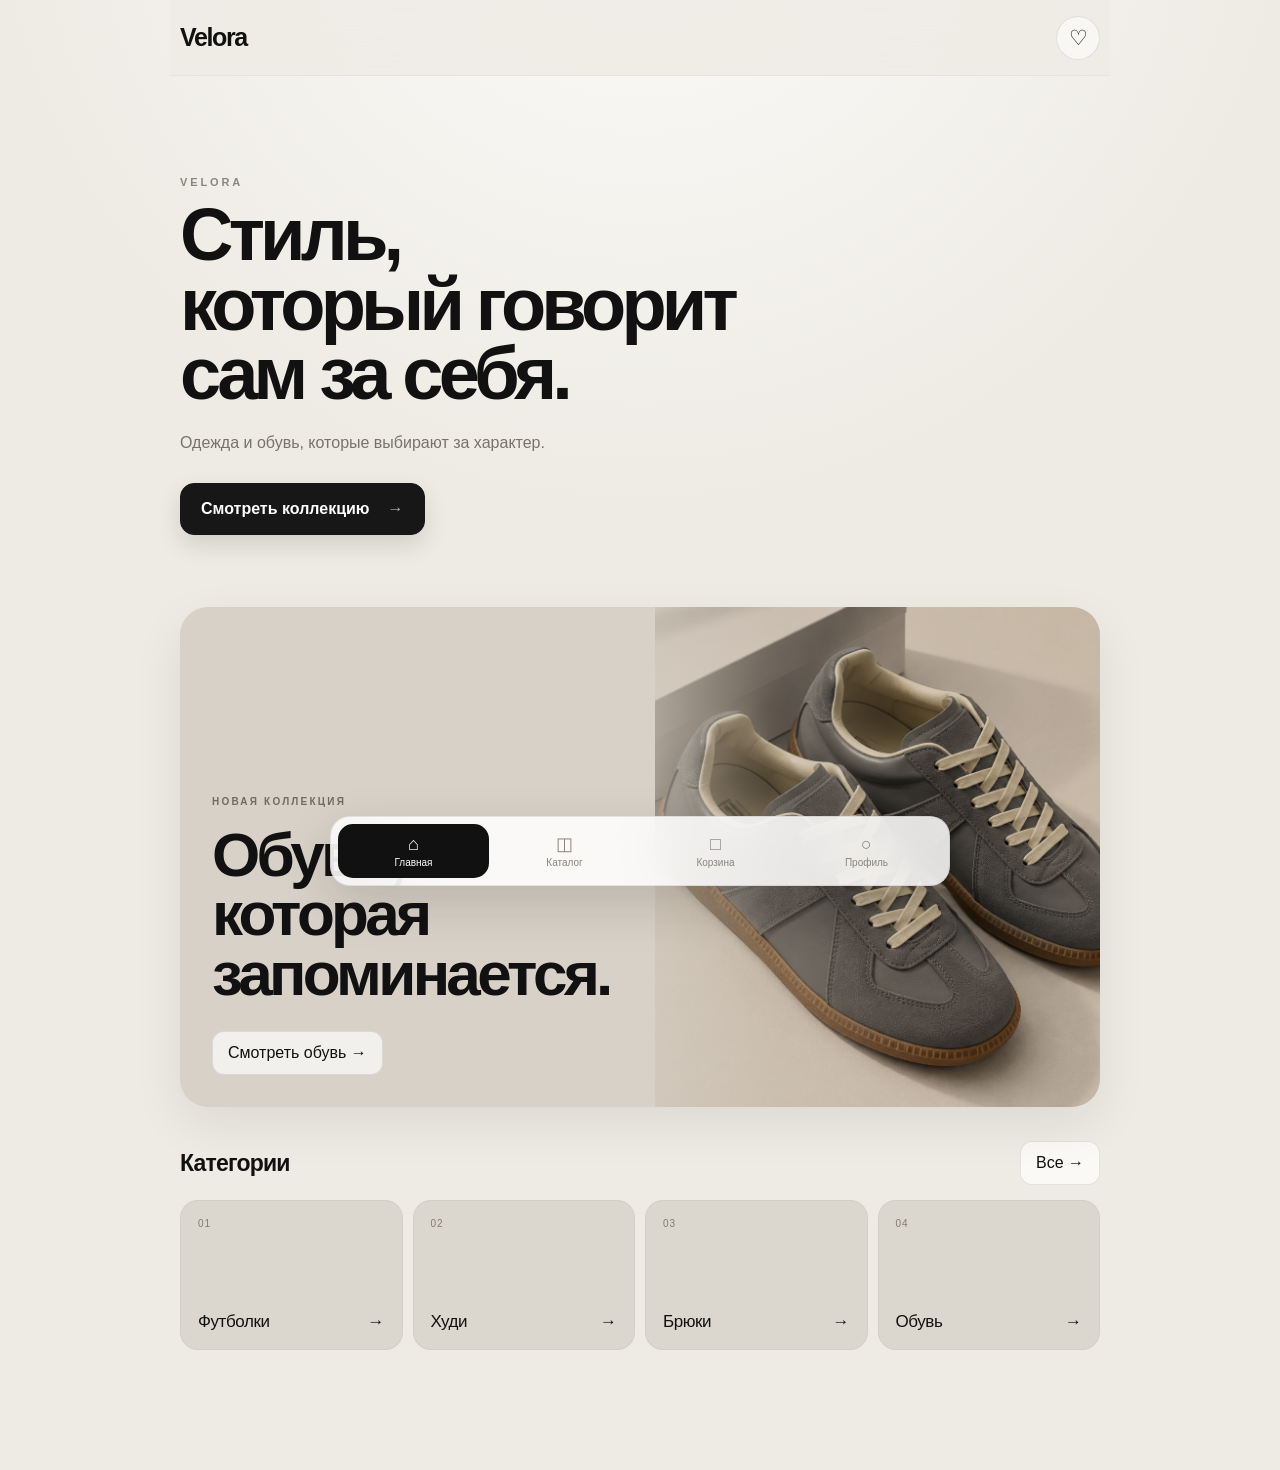
<file: index.html>
<!DOCTYPE html>
<html lang="ru">

<head>
    <meta charset="UTF-8">
    <meta name="viewport" content="width=device-width, initial-scale=1.0">

    <title>Velora</title>

    <link rel="stylesheet" href="style.css">
    <script src="https://telegram.org/js/telegram-web-app.js"></script>

<style>
.product-favorite { position:absolute; top:12px; right:12px; width:38px; height:38px; border-radius:50%; border:1px solid rgba(0,0,0,.12); background:rgba(255,255,255,.9); font-size:20px; cursor:pointer; z-index:2; }
.product-detail { display:flex; flex-direction:column; gap:24px; }
.product-detail-image img { width:100%; display:block; border-radius:18px; }
.product-detail-info h1 { margin:8px 0 10px; }
.product-detail-price { display:block; font-size:24px; margin-bottom:16px; }
.product-detail-actions { display:flex; flex-direction:column; gap:10px; }
.order-card { margin-bottom:14px; }
    .checkout-stock { margin:7px 0 0; font-size:13px; opacity:.7; }
</style>

<style id="velora-next-features">
.catalog-tools { display:flex; flex-direction:column; gap:12px; margin:0 0 24px; }
.catalog-search { width:100%; box-sizing:border-box; padding:14px 16px; border:1px solid rgba(0,0,0,.12); border-radius:14px; background:#fff; font:inherit; outline:none; }
.catalog-controls { display:flex; gap:10px; flex-wrap:wrap; }
.catalog-filter, .catalog-sort { padding:11px 14px; border:1px solid rgba(0,0,0,.12); border-radius:12px; background:#fff; font:inherit; }
.cart-badge { display:inline-flex; min-width:18px; height:18px; padding:0 5px; align-items:center; justify-content:center; border-radius:999px; background:#111; color:#fff; font-size:11px; line-height:1; margin-left:4px; }
.stock-line { margin:8px 0 0; font-size:12px; opacity:.65; }
.promo-banner { margin:0 0 18px; padding:12px 16px; border:1px solid rgba(0,0,0,.08); border-radius:14px; background:#222; color:#fff; text-align:center; font-size:13px; }

.stock-out { opacity:.45; }
.add-button:disabled { opacity:.45; cursor:not-allowed; }
.velora-toast { position:fixed; left:50%; bottom:88px; transform:translate(-50%,20px); opacity:0; pointer-events:none; z-index:1000; background:#111; color:#fff; padding:12px 16px; border-radius:12px; transition:.22s ease; font-size:14px; }
.velora-toast.show { opacity:1; transform:translate(-50%,0); }
.recent-section { margin-top:32px; }
.recent-title { margin-bottom:14px; }
.size-picker { margin:18px 0; }
.size-picker label { display:block; margin-bottom:10px; font-weight:600; }
.detail-size-buttons { display:flex; gap:8px; flex-wrap:wrap; }
.detail-size-button { padding:10px 14px; border:1px solid rgba(0,0,0,.14); background:#fff; border-radius:10px; cursor:pointer; }
.detail-size-button.selected { background:#111; color:#fff; border-color:#111; }
.recommendations { margin-top:32px; }
@media (max-width:600px){ .catalog-controls > * { flex:1 1 140px; } }


.checkout-extra { display:flex; flex-direction:column; gap:14px; margin-top:18px; }
.delivery-options { display:grid; gap:8px; }
.delivery-option { display:flex; align-items:center; gap:10px; padding:12px 14px; border:1px solid rgba(0,0,0,.12); border-radius:12px; background:#fff; cursor:pointer; }
.delivery-option input { accent-color:#111; }
.promo-row { display:flex; gap:8px; }
.promo-row input { flex:1; }
.promo-row button { white-space:nowrap; }
.discount-line { display:flex; justify-content:space-between; margin-top:8px; font-size:14px; }
.discount-line strong { color:#276749; }
.order-status { display:inline-flex; padding:6px 10px; border-radius:999px; background:#eee; font-size:12px; margin-top:10px; }
.order-actions { display:flex; gap:8px; flex-wrap:wrap; margin-top:12px; }
.order-actions button { padding:10px 12px; border-radius:10px; border:1px solid rgba(0,0,0,.12); background:#fff; cursor:pointer; font:inherit; }
.order-actions .danger { border-color:#d7bcbc; }
.product-detail-stock { margin:10px 0; font-size:13px; opacity:.7; }
.product-detail-recent { margin-top:34px; }
@media(max-width:600px){ .promo-row { flex-direction:column; } }

.order-progress { margin-top:14px; }
.order-progress-list { display:flex; gap:6px; flex-wrap:wrap; }
.order-step { display:flex; align-items:center; gap:6px; padding:7px 9px; border-radius:10px; background:#f3f3f3; font-size:12px; opacity:.55; }
.order-step .order-dot { display:inline-flex; align-items:center; justify-content:center; width:18px; height:18px; border-radius:50%; background:#ddd; font-size:10px; }
.order-step.done, .order-step.current { opacity:1; }
.order-step.current { background:#111; color:#fff; }
.order-step.current .order-dot { background:#fff; color:#111; }
.order-step.done .order-dot { background:#111; color:#fff; }
.order-status.cancelled { background:#f1e5e5; color:#7b2d2d; }
@media(max-width:600px){ .order-progress-list { display:grid; grid-template-columns:1fr 1fr; } }
</style>

</head>

<body>

<main class="container">

    <!-- ==================== HEADER ==================== -->

    <header class="header">

        <button class="logo" onclick="showHome()">
            Velora
        </button>

        <button class="header-icon" onclick="toggleFavorite()">
            ♡
        </button>

    </header>


    <!-- ==================== ГЛАВНАЯ ==================== -->

    <section id="homePage">

        <div id="promoBanner" class="promo-banner hidden"></div>

        <section class="hero">

            <p class="hero-label">
                VELORA
            </p>

            <h1>
                Стиль,<br>
                который говорит<br>
                сам за себя.
            </h1>

            <p class="hero-text">
                Одежда и обувь, которые выбирают за характер.
            </p>

            <button
                class="hero-button"
                onclick="showCatalog()">

                Смотреть коллекцию
                <span>→</span>

            </button>

        </section>


        <section class="featured">

            <div class="featured-content">

                <p class="featured-label">
                    НОВАЯ КОЛЛЕКЦИЯ
                </p>

                <h2>
                    Обувь,<br>
                    которая<br>
                    запоминается.
                </h2>

                <button
                    class="featured-link"
                    onclick="showCatalog()">

                    Смотреть обувь →

                </button>

            </div>


            <div class="featured-image">

                <img
                    src="velora_shoes.png"
                    alt="Maison Margiela Replica">

            </div>

        </section>


        <section class="section">

            <div class="section-header">

                <h2>
                    Категории
                </h2>

                <button
                    class="all-button"
                    onclick="showCatalog()">

                    Все →

                </button>

            </div>


            <div class="categories">

                <button
                    class="category-card"
                    onclick="filterCatalog('clothes')">

                    <span>01</span>

                    <strong>
                        Футболки
                    </strong>

                    <small>→</small>

                </button>


                <button
                    class="category-card"
                    onclick="filterCatalog('hoodies')">

                    <span>02</span>

                    <strong>
                        Худи
                    </strong>

                    <small>→</small>

                </button>


                <button
                    class="category-card"
                    onclick="filterCatalog('pants')">

                    <span>03</span>

                    <strong>
                        Брюки
                    </strong>

                    <small>→</small>

                </button>


                <button
                    class="category-card"
                    onclick="filterCatalog('shoes')">

                    <span>04</span>

                    <strong>
                        Обувь
                    </strong>

                    <small>→</small>

                </button>

            </div>

        </section>

    </section>


    <!-- ==================== КАТАЛОГ ==================== -->

    <section
        id="catalogPage"
        class="page hidden">

        <div class="page-heading">

            <p class="hero-label">
                VELORA
            </p>

            <h1>
                Каталог
            </h1>

            <p class="hero-text">
                Выбирай то, что подходит именно тебе.
            </p>

        </div>


        <div class="catalog-tools">

            <input
                id="catalogSearch"
                class="catalog-search"
                type="search"
                placeholder="Поиск по товарам..."
                autocomplete="off">

            <div class="catalog-controls">

                <select id="catalogFilter" class="catalog-filter">
                    <option value="all">Все категории</option>
                    <option value="clothes">Футболки</option>
                    <option value="hoodies">Худи</option>
                    <option value="pants">Брюки</option>
                    <option value="shoes">Обувь</option>
                </select>

                <select id="catalogSort" class="catalog-sort">
                    <option value="default">Сначала рекомендуемые</option>
                    <option value="priceAsc">Сначала дешевле</option>
                    <option value="priceDesc">Сначала дороже</option>
                    <option value="name">По названию</option>
                </select>

            </div>

        </div>


        <div
            class="product-grid"
            id="productGrid">

        </div>

    </section>


    <!-- ==================== КОРЗИНА ==================== -->

    <section
        id="cartPage"
        class="page hidden">

        <div class="page-heading">

            <p class="hero-label">
                VELORA
            </p>

            <h1>
                Корзина
            </h1>

        </div>


        <div id="cartContent">

        </div>

    </section>


    <!-- ==================== ОФОРМЛЕНИЕ ==================== -->

    <section
        id="checkoutPage"
        class="page hidden">

        <div class="page-heading">

            <p class="hero-label">
                VELORA
            </p>

            <h1>
                Оформление
            </h1>

            <p class="hero-text">
                Осталось указать данные для связи.
            </p>

        </div>


        <div id="checkoutContent">

        </div>

    </section>


    <!-- ==================== ПРОФИЛЬ ==================== -->

    <section
        id="profilePage"
        class="page hidden">

        <div class="page-heading">

            <p class="hero-label">
                VELORA
            </p>

            <h1>
                Профиль
            </h1>

            <p class="hero-text">
                Твой личный кабинет Velora.
            </p>

        </div>

        <div class="profile-card">

            <div class="profile-avatar">
                V
            </div>

            <div class="profile-main">

                <h2 id="profileName">
                    Гость
                </h2>

                <p id="profileUsername">
                    Войди через Telegram
                </p>

            </div>

        </div>


        <div class="profile-stats">

            <div class="profile-stat">

                <strong id="profileOrders">0</strong>

                <span>
                    Заказов
                </span>

            </div>

            <div class="profile-stat">

                <strong id="profileFavorites">0</strong>

                <span>
                    Избранное
                </span>

            </div>

            <div class="profile-stat">

                <strong id="profileCart">0</strong>

                <span>
                    В корзине
                </span>

            </div>

        </div>


        <div class="profile-menu">

            <button class="profile-menu-item" onclick="showCart()">
                <span>🛍 Моя корзина</span>
                <span>→</span>
            </button>

            <button class="profile-menu-item" onclick="showFavorites()">
                <span>♡ Избранное</span>
                <span>→</span>
            </button>

            <button class="profile-menu-item" onclick="showOrders()">
                <span>▣ Мои заказы</span>
                <span>→</span>
            </button>

            <button class="profile-menu-item" onclick="showCatalog()">
                <span>◫ Каталог</span>
                <span>→</span>
            </button>

        </div>


        <div class="profile-note">

            <p class="product-category">
                VELORA
            </p>

            <p>
                Заказы и избранное сохраняются на этом устройстве.
                Telegram подключим позже, когда свяжем магазин
                с настоящим Mini App.
            </p>

        </div>

    </section>


    <!-- ==================== КАРТОЧКА ТОВАРА ==================== -->

    <section id="productPage" class="page hidden">
        <div id="productDetailContent"></div>
    </section>


    <!-- ==================== ИЗБРАННОЕ ==================== -->

    <section id="favoritesPage" class="page hidden">
        <div class="page-heading">
            <p class="hero-label">VELORA</p>
            <h1>Избранное</h1>
            <p class="hero-text">Товары, которые ты отметил.</p>
        </div>
        <div id="favoritesContent"></div>
    </section>


    <!-- ==================== ЗАКАЗЫ ==================== -->

    <section id="ordersPage" class="page hidden">
        <div class="page-heading">
            <p class="hero-label">VELORA</p>
            <h1>Мои заказы</h1>
            <p class="hero-text">История твоих заказов.</p>
        </div>
        <div id="ordersContent"></div>
    </section>


    <!-- ==================== ЗАКАЗ ПРИНЯТ ==================== -->

    <section
        id="successPage"
        class="page hidden">

        <div class="success">

            <div class="success-icon">
                ✓
            </div>

            <p class="hero-label">
                VELORA
            </p>

            <h1>
                Заказ принят
            </h1>

            <p>
                Спасибо за заказ.
                Мы свяжемся с тобой в Telegram
                для подтверждения деталей.
            </p>

            <button
                class="hero-button"
                onclick="showHome()">

                Вернуться на главную →

            </button>

        </div>

    </section>

</main>

<div id="veloraToast" class="velora-toast"></div>


<!-- ==================== НИЖНЕЕ МЕНЮ ==================== -->

<nav class="bottom-nav">

    <button
        class="nav-item active"
        onclick="showHome()">

        <span class="nav-icon">
            ⌂
        </span>

        <span>
            Главная
        </span>

    </button>


    <button
        class="nav-item"
        onclick="showCatalog()">

        <span class="nav-icon">
            ◫
        </span>

        <span>
            Каталог
        </span>

    </button>


    <button
        class="nav-item"
        onclick="showCart()">

        <span class="nav-icon">
            □
        </span>

        <span>
            Корзина <span id="cartBadge" class="cart-badge">0</span>
        </span>

    </button>


    <button
        class="nav-item"
        onclick="showProfile()">

        <span class="nav-icon">
            ○
        </span>

        <span>
            Профиль
        </span>

    </button>

</nav>


<script>

/* =========================================================
   ТОВАРЫ
========================================================= */

const defaultProducts = [

    {
        id: "shoes",
        name: "Maison Margiela Replica",
        category: "ОБУВЬ",
        type: "shoes",
        price: 5999,
        image: "velora_shoes.png",
        stock: null,
        description:
            "Серые кроссовки с замшевыми вставками и карамельной подошвой."
    },


    {
        id: "louboutin",
        name: "Louboutin",
        category: "ОБУВЬ",
        type: "shoes",
        price: 5999,
        image: "velora_Louboutin.png",
        stock: null,
        description:
            "Эффектная модель с характерной красной подошвой."
    },


    {
        id: "amiri",
        name: "Amiri",
        category: "ФУТБОЛКИ",
        type: "clothes",
        price: 2590,
        image: "velora_amiri.png",
        stock: null,
        description:
            "Минималистичная футболка Amiri для повседневного образа."
    },


    {
        id: "polo",
        name: "Polo Ralph Lauren",
        category: "ФУТБОЛКИ",
        type: "clothes",
        price: 1790,
        image: "velora_polo.png",
        stock: null,
        description:
            "Классическая футболка Polo Ralph Lauren."
    },


    {
        id: "pants",
        name: "Льняные брюки",
        category: "БРЮКИ",
        type: "pants",
        price: 2999,
        image: "velora_pants.png",
        stock: null,
        description:
            "Лёгкие брюки свободного кроя на каждый день."
    },


    {
        id: "hoodie",
        name: "Polo Bear Hoodie",
        category: "ХУДИ",
        type: "hoodies",
        price: 4299,
        image: "velora_hudi.png",
        stock: null,
        description:
            "Серое худи с фирменным медведем Polo Bear."
    }

];


function getProducts() {
    try {
        const saved = JSON.parse(localStorage.getItem("veloraProducts") || "null");
        return Array.isArray(saved) && saved.length ? saved : defaultProducts;
    } catch (error) {
        return defaultProducts;
    }
}

let products = getProducts();

function saveProducts(list) {
    products = list;
    localStorage.setItem("veloraProducts", JSON.stringify(list));
}

function getPromoConfig() {
    try {
        return JSON.parse(localStorage.getItem("veloraPromo") || "null") || {
            code: "VELORA10",
            type: "percent",
            value: 10,
            maxUses: 5,
            used: 0,
            enabled: true
        };
    } catch (error) {
        return { code: "VELORA10", type: "percent", value: 10, maxUses: 5, used: 0, enabled: true };
    }
}

function savePromoConfig(config) {
    localStorage.setItem("veloraPromo", JSON.stringify(config));
}

function renderPromoBanner() {
    const banner = document.getElementById("promoBanner");
    if (!banner) return;
    try {
        const config = JSON.parse(localStorage.getItem("veloraBanner") || "null");
        if (!config || !config.enabled || !config.text) {
            banner.classList.add("hidden");
            return;
        }
        banner.textContent = config.text;
        banner.classList.remove("hidden");
    } catch (error) {
        banner.classList.add("hidden");
    }
}


/* =========================================================
   СОСТОЯНИЕ
========================================================= */

let cart = [];

let selectedSizes = {};

let quantities = {};
let checkoutDiscount = 0;
let appliedPromo = "";
let selectedDelivery = "Самовывоз";

function saveCartState() {
    localStorage.setItem("veloraCart", JSON.stringify(cart));
}

function loadCartState() {
    try {
        const saved = JSON.parse(localStorage.getItem("veloraCart") || "[]");
        if (Array.isArray(saved)) cart = saved;
    } catch (error) {
        cart = [];
    }
}

function getRecentlyViewed() {
    try { return JSON.parse(localStorage.getItem("veloraRecentlyViewed") || "[]"); }
    catch (error) { return []; }
}

function saveRecentlyViewed(list) {
    localStorage.setItem("veloraRecentlyViewed", JSON.stringify(list.slice(0, 6)));
}

function rememberRecentlyViewed(productId) {
    let list = getRecentlyViewed().filter(id => id !== productId);
    list.unshift(productId);
    saveRecentlyViewed(list);
}

function getCheckoutTotal() {
    return Math.max(0, getCartTotal() - checkoutDiscount);
}


/* =========================================================
   НАВИГАЦИЯ
========================================================= */

function hideAllPages() {

    document
        .querySelectorAll(
            "#homePage, #catalogPage, #cartPage, #checkoutPage, #profilePage, #productPage, #favoritesPage, #ordersPage, #successPage"
        )
        .forEach(function(page) {

            page.classList.add("hidden");

        });

}


function setActiveNav(index) {

    const items =
        document.querySelectorAll(".nav-item");

    items.forEach(function(item) {

        item.classList.remove("active");

    });

    if (items[index]) {

        items[index].classList.add("active");

    }

}


function showHome() {

    hideAllPages();

    document
        .getElementById("homePage")
        .classList.remove("hidden");

    setActiveNav(0);

    window.scrollTo(0, 0);

}


function showCatalog() {

    hideAllPages();

    document
        .getElementById("catalogPage")
        .classList.remove("hidden");

    setActiveNav(1);
    resetCatalogControls("all");
    setupCatalogTools();
    refreshCatalog();

    window.scrollTo(0, 0);

}


function showCart() {

    hideAllPages();

    document
        .getElementById("cartPage")
        .classList.remove("hidden");

    setActiveNav(2);

    renderCart();
    updateCartBadge();

    window.scrollTo(0, 0);

}


function showProfile() {

    hideAllPages();

    document
        .getElementById("profilePage")
        .classList.remove("hidden");

    setActiveNav(3);

    updateProfile();

    window.scrollTo(0, 0);

}


function getFavorites() {
    try {
        return JSON.parse(localStorage.getItem("veloraFavorites") || "[]");
    } catch (error) {
        return [];
    }
}


function saveFavorites(list) {
    localStorage.setItem("veloraFavorites", JSON.stringify(list));
}


function getOrders() {
    try {
        return JSON.parse(localStorage.getItem("veloraOrders") || "[]");
    } catch (error) {
        return [];
    }
}


function saveOrders(list) {
    localStorage.setItem("veloraOrders", JSON.stringify(list));
}


function isFavorite(productId) {
    return getFavorites().includes(productId);
}


function updateProfile() {

    const cartItems = cart.reduce(function(total, item) {
        return total + item.quantity;
    }, 0);

    const cartCounter = document.getElementById("profileCart");
    if (cartCounter) cartCounter.textContent = cartItems;

    const favoritesCounter = document.getElementById("profileFavorites");
    if (favoritesCounter) favoritesCounter.textContent = getFavorites().length;

    const ordersCounter = document.getElementById("profileOrders");
    if (ordersCounter) ordersCounter.textContent = getOrders().length;

    if (window.Telegram && Telegram.WebApp && Telegram.WebApp.initDataUnsafe) {

        const user = Telegram.WebApp.initDataUnsafe.user;

        if (user) {

            const name = [user.first_name, user.last_name]
                .filter(Boolean)
                .join(" ");

            const nameElement = document.getElementById("profileName");
            const usernameElement = document.getElementById("profileUsername");

            if (nameElement) nameElement.textContent = name || "Пользователь";

            if (usernameElement) {
                usernameElement.textContent = user.username
                    ? "@" + user.username
                    : "Telegram";
            }
        }
    }
}


function showFavorites() {

    hideAllPages();
    document.getElementById("favoritesPage").classList.remove("hidden");
    setActiveNav(3);

    renderFavorites();
    window.scrollTo(0, 0);
}


function renderFavorites() {

    const content = document.getElementById("favoritesContent");
    const ids = getFavorites();
    const favoriteProducts = products.filter(function(product) {
        return ids.includes(product.id);
    });

    if (favoriteProducts.length === 0) {
        content.innerHTML = `
            <div class="empty-cart">
                <div class="empty-icon">♡</div>
                <h2>Пока ничего нет</h2>
                <p>Добавляй товары в избранное из каталога.</p>
                <button class="hero-button" onclick="showCatalog()">
                    Перейти в каталог →
                </button>
            </div>
        `;
        return;
    }

    let html = '<div class="product-grid">';

    favoriteProducts.forEach(function(product) {
        html += `
            <article class="product-card">
                <div class="product-image" onclick="showProduct('${product.id}')" style="cursor:pointer; position:relative;">
                    <img src="${product.image}" alt="${product.name}">
                    <button class="product-favorite" onclick="event.stopPropagation(); toggleFavorite('${product.id}')">♥</button>
                </div>
                <div class="product-info">
                    <p class="product-category">${product.category}</p>
                    <h2 onclick="showProduct('${product.id}')" style="cursor:pointer;">${product.name}</h2>
                    <p class="product-description">${product.description}</p>
                    <div class="product-bottom">
                        <strong class="product-price">${formatPrice(product.price)}</strong>
                        <button class="add-button" ${product.stock !== null && Number(product.stock) <= 0 ? 'disabled' : ''} onclick="addToCart('${product.id}')">${product.stock !== null && Number(product.stock) <= 0 ? 'Нет в наличии' : 'В корзину'}</button>
                    </div>
                </div>
            </article>
        `;
    });

    html += '</div>';
    content.innerHTML = html;
}


function showOrders() {

    hideAllPages();
    document.getElementById("ordersPage").classList.remove("hidden");
    setActiveNav(3);

    renderOrders();
    window.scrollTo(0, 0);
}


function renderOrders() {

    const content = document.getElementById("ordersContent");
    const orders = getOrders();

    if (orders.length === 0) {
        content.innerHTML = `
            <div class="empty-cart">
                <div class="empty-icon">▣</div>
                <h2>Заказов пока нет</h2>
                <p>После оформления заказа он появится здесь.</p>
                <button class="hero-button" onclick="showCatalog()">
                    Перейти в каталог →
                </button>
            </div>
        `;
        return;
    }

    let html = "";

    orders.slice().reverse().forEach(function(order, index) {

        const orderNumber = order.number || (orders.length - index);

        html += `
            <div class="cart-item order-card">
                <div class="cart-item-info">
                    <p>ЗАКАЗ №${orderNumber}</p>
                    <h2>${order.date}</h2>
                    <strong>${formatPrice(order.total)}</strong>
                    <p>${order.items.map(function(item) {
                        return item.name + " × " + item.quantity + " · " + item.size;
                    }).join("<br>")}</p>
                    <p>${order.delivery ? "Получение: " + order.delivery : ""}</p>
                    ${order.comment ? `<p>Комментарий: ${order.comment}</p>` : ""}
                    <div class="order-progress">${renderOrderProgress(order.status || "Принят")}</div>
                    ${(!order.status || order.status === "Принят") ? `<div class="order-actions"><button class="danger" onclick="cancelOrder(${order.number})">Отменить заказ</button></div>` : ""}
                </div>
            </div>
        `;
    });

    content.innerHTML = html;
}

function renderOrderProgress(status) {
    const steps = ["Принят", "Собирается", "Передан", "Доставляется", "Получен"];
    if (status === "Отменён") {
        return '<span class="order-status cancelled">Заказ отменён</span>';
    }
    const current = Math.max(0, steps.indexOf(status));
    return '<div class="order-progress-list">' + steps.map(function(step, index) {
        const cls = index < current ? 'done' : (index === current ? 'current' : '');
        return '<div class="order-step ' + cls + '"><span class="order-dot">' + (index < current ? '✓' : (index + 1)) + '</span><span>' + step + '</span></div>';
    }).join('') + '</div>';
}

function cancelOrder(orderNumber) {
    const orders = getOrders();
    const order = orders.find(item => item.number === orderNumber);
    if (!order || (order.status && order.status !== "Принят")) return;
    if (!confirm("Отменить заказ №" + orderNumber + "?")) return;
    order.status = "Отменён";
    saveOrders(orders);
    updateProfile();
    renderOrders();
    showToast("Заказ №" + orderNumber + " отменён");
}


/* =========================================================
   ФИЛЬТР КАТЕГОРИЙ
========================================================= */

function filterCatalog(type) {

    hideAllPages();

    document.getElementById("catalogPage").classList.remove("hidden");
    setActiveNav(1);
    resetCatalogControls(type);
    setupCatalogTools();
    refreshCatalog();
    window.scrollTo(0, 0);

}


/* =========================================================
   УМНЫЙ КАТАЛОГ
========================================================= */

let activeCatalogType = "all";
let activeCatalogSearch = "";
let activeCatalogSort = "default";

function getFilteredProducts() {

    let list = products.filter(function(product) {
        const matchesType = activeCatalogType === "all" || product.type === activeCatalogType;
        const haystack = (product.name + " " + product.category + " " + product.description).toLowerCase();
        const matchesSearch = !activeCatalogSearch || haystack.includes(activeCatalogSearch.toLowerCase());
        return matchesType && matchesSearch;
    });

    if (activeCatalogSort === "priceAsc") list.sort((a,b) => a.price - b.price);
    if (activeCatalogSort === "priceDesc") list.sort((a,b) => b.price - a.price);
    if (activeCatalogSort === "name") list.sort((a,b) => a.name.localeCompare(b.name));

    return list;
}

function refreshCatalog() {
    renderProducts(getFilteredProducts());
}

function setupCatalogTools() {
    const search = document.getElementById("catalogSearch");
    const filter = document.getElementById("catalogFilter");
    const sort = document.getElementById("catalogSort");

    if (search && !search.dataset.ready) {
        search.dataset.ready = "1";
        search.addEventListener("input", function() {
            activeCatalogSearch = search.value.trim();
            refreshCatalog();
        });
    }

    if (filter && !filter.dataset.ready) {
        filter.dataset.ready = "1";
        filter.addEventListener("change", function() {
            activeCatalogType = filter.value;
            refreshCatalog();
        });
    }

    if (sort && !sort.dataset.ready) {
        sort.dataset.ready = "1";
        sort.addEventListener("change", function() {
            activeCatalogSort = sort.value;
            refreshCatalog();
        });
    }
}

function resetCatalogControls(type) {
    activeCatalogType = type || "all";
    activeCatalogSearch = "";
    activeCatalogSort = "default";
    const search = document.getElementById("catalogSearch");
    const filter = document.getElementById("catalogFilter");
    const sort = document.getElementById("catalogSort");
    if (search) search.value = "";
    if (filter) filter.value = activeCatalogType;
    if (sort) sort.value = "default";
}

function showToast(message) {
    const toast = document.getElementById("veloraToast");
    if (!toast) return;
    toast.textContent = message;
    toast.classList.add("show");
    clearTimeout(window.veloraToastTimer);
    window.veloraToastTimer = setTimeout(function() { toast.classList.remove("show"); }, 1800);
}

function updateCartBadge() {
    const badge = document.getElementById("cartBadge");
    if (!badge) return;
    const count = cart.reduce((sum, item) => sum + item.quantity, 0);
    badge.textContent = count;
    badge.style.display = count ? "inline-flex" : "none";
    updateProfile();
}

function getRecentIds() {
    try { return JSON.parse(localStorage.getItem("veloraRecent") || "[]"); }
    catch (e) { return []; }
}

function saveRecentIds(ids) {
    localStorage.setItem("veloraRecent", JSON.stringify(ids.slice(0,6)));
}

function rememberRecent(productId) {
    const ids = getRecentIds().filter(id => id !== productId);
    ids.unshift(productId);
    saveRecentIds(ids);
}

function renderRecommendations(productId) {
    const content = document.getElementById("productRecommendations");
    if (!content) return;
    const current = products.find(p => p.id === productId);
    if (!current) return;
    const list = products.filter(p => p.id !== productId && p.type === current.type).slice(0,3);
    const fallback = products.filter(p => p.id !== productId).slice(0,3);
    const finalList = list.length ? list : fallback;
    content.innerHTML = finalList.map(product => `
        <article class="product-card">
            <div class="product-image" onclick="showProduct('${product.id}')" style="cursor:pointer; position:relative;">
                <img src="${product.image}" alt="${product.name}">
            </div>
            <div class="product-info">
                <p class="product-category">${product.category}</p>
                <h2 onclick="showProduct('${product.id}')" style="cursor:pointer;">${product.name}</h2>
                <div class="product-bottom">
                    <strong class="product-price">${formatPrice(product.price)}</strong>
                    <button class="add-button" onclick="addToCart('${product.id}')">В корзину</button>
                </div>
            </div>
        </article>
    `).join("");
}


/* =========================================================
   КАТАЛОГ
========================================================= */

function renderProducts(list) {

    const grid = document.getElementById("productGrid");
    grid.innerHTML = "";

    list.forEach(function(product) {

        const favorite = isFavorite(product.id);

        const article = document.createElement("article");
        article.className = "product-card";

        article.innerHTML = `

            <div class="product-image" onclick="showProduct('${product.id}')" style="cursor:pointer; position:relative;">

                <img src="${product.image}" alt="${product.name}">

                <span class="product-badge">NEW</span>

                <button
                    class="product-favorite"
                    onclick="event.stopPropagation(); toggleFavorite('${product.id}')"
                    aria-label="Избранное">
                    ${favorite ? "♥" : "♡"}
                </button>

            </div>

            <div class="product-info">

                <p class="product-category">${product.category}</p>

                <h2 onclick="showProduct('${product.id}')" style="cursor:pointer;">
                    ${product.name}
                </h2>

                <p class="product-description">${product.description}</p>


                <div class="product-bottom">

                    <strong class="product-price">
                        ${formatPrice(product.price)}
                    </strong>

                    <button class="add-button" onclick="addToCart('${product.id}')">
                        В корзину
                    </button>

                </div>

            </div>
        `;

        grid.appendChild(article);
    });
}


/* =========================================================
   КАРТОЧКА ТОВАРА
========================================================= */

function showProduct(productId) {

    const product = products.find(function(item) {
        return item.id === productId;
    });

    if (!product) return;

    hideAllPages();

    document.getElementById("productPage").classList.remove("hidden");
    setActiveNav(1);

    rememberRecent(productId);
    rememberRecentlyViewed(product.id);
    renderProductDetail(product);
    window.scrollTo(0, 0);
}


function renderProductDetail(product) {

    const content = document.getElementById("productDetailContent");
    const favorite = isFavorite(product.id);

    content.innerHTML = `

        <button class="back-button" onclick="showCatalog()">
            ← Вернуться в каталог
        </button>

        <div class="product-detail">

            <div class="product-detail-image">
                <img src="${product.image}" alt="${product.name}">
            </div>

            <div class="product-detail-info">

                <p class="product-category">${product.category}</p>

                <h1>${product.name}</h1>

                <strong class="product-detail-price">
                    ${formatPrice(product.price)}
                </strong>

                <p class="hero-text">
                    ${product.description}
                </p>

                <p class="product-detail-stock">${product.stock === 0 ? "Нет в наличии" : "В наличии"}</p>

                <div class="size-picker">
                    <label>Размер</label>
                    <div class="detail-size-buttons">
                        ${getProductSizes(product).map(size => `
                            <button class="detail-size-button ${selectedSizes[product.id] === size ? "selected" : ""}" onclick="selectDetailSize('${product.id}', this, '${size}')">${size}</button>
                        `).join("")}
                    </div>
                </div>

                <div class="product-detail-actions">
                    <button class="hero-button" onclick="addToCart('${product.id}')">
                        В корзину →
                    </button>

                    <button class="back-button" onclick="toggleFavorite('${product.id}')">
                        ${favorite ? "♥ Убрать из избранного" : "♡ В избранное"}
                    </button>
                </div>

            </div>
        </div>

        <div class="recommendations">
            <h2 class="recent-title">Возможно, тебе понравится</h2>
            <div id="productRecommendations" class="product-grid"></div>
        </div>

        <div id="recentlyViewed" class="product-detail-recent">
            <h2 class="recent-title">Недавно просмотренные</h2>
            <div id="recentlyViewedGrid" class="product-grid"></div>
        </div>
    `;

    renderRecommendations(product.id);
    renderRecentlyViewed();
}

function getProductSizes(product) {
    return product.type === "shoes" ? ["41","42","43","44"] : ["S","M","L","XL"];
}

function selectDetailSize(productId, button, size) {
    button.parentElement.querySelectorAll(".detail-size-button").forEach(function(item) { item.classList.remove("selected"); });
    button.classList.add("selected");
    selectedSizes[productId] = size;
    showToast("Размер " + size + " выбран");
}

function renderRecentlyViewed() {
    const section = document.getElementById("recentlyViewed");
    const grid = document.getElementById("recentlyViewedGrid");
    if (!section || !grid) return;
    const ids = getRecentlyViewed();
    const list = ids.map(id => products.find(p => p.id === id)).filter(Boolean);
    if (!list.length) { section.classList.add("hidden"); return; }
    section.classList.remove("hidden");
    grid.innerHTML = list.map(product => `
        <article class="product-card">
            <div class="product-image" onclick="showProduct('${product.id}')" style="cursor:pointer;">
                <img src="${product.image}" alt="${product.name}">
            </div>
            <div class="product-info">
                <p class="product-category">${product.category}</p>
                <h2 onclick="showProduct('${product.id}')" style="cursor:pointer;">${product.name}</h2>
                <strong class="product-price">${formatPrice(product.price)}</strong>
            </div>
        </article>`).join("");
}


/* =========================================================
   ДОБАВЛЕНИЕ В КОРЗИНУ
========================================================= */

function addToCart(productId) {

    const product =
        products.find(function(item) {

            return item.id === productId;

        });


    if (!product) {
        return;
    }

    if (product.stock !== null && Number(product.stock) <= 0) {
        showToast("Товара нет в наличии");
        return;
    }


    /*
       Если товар уже есть в корзине —
       увеличиваем его количество.
    */

    const existing =
        cart.find(function(item) {

            return item.id === productId;

        });


    if (existing) {

        if (product.stock !== null && Number(existing.quantity) >= Number(product.stock)) {
            showToast("Больше товара нет в наличии");
            return;
        }

        existing.quantity += 1;

    } else {

        cart.push({

            ...product,

            quantity: 1

        });

    }


    /*
       Запоминаем количество.
    */

    quantities[productId] =
        existing
            ? existing.quantity
            : 1;


    saveCartState();
    updateCartBadge();
    updateProfile();
    showToast(product.name + " добавлен в корзину");

    if (!document.getElementById("productPage").classList.contains("hidden")) {
        renderProductDetail(product);
    } else {
        refreshCatalog();
    }

}


/* =========================================================
   УДАЛЕНИЕ ТОВАРА ИЗ КОРЗИНЫ
========================================================= */

function removeFromCart(productId) {

    cart =
        cart.filter(function(item) {

            return item.id !== productId;

        });


    delete quantities[productId];

    delete selectedSizes[productId];


    saveCartState();
    updateCartBadge();
    updateProfile();
    renderCart();

}


/* =========================================================
   ИЗМЕНЕНИЕ КОЛИЧЕСТВА В КОРЗИНЕ
========================================================= */

function getCurrentStock(productId) {
    const current = products.find(function(product) {
        return product.id === productId;
    });

    if (!current || current.stock === null || current.stock === "") {
        return null;
    }

    return Math.max(0, Number(current.stock));
}


function changeCartQuantity(productId, change) {

    const item =
        cart.find(function(product) {

            return product.id === productId;

        });


    if (!item) {
        return;
    }


    const stock = getCurrentStock(productId);

    if (change > 0 && stock !== null && item.quantity >= stock) {
        showToast("Больше товара нет в наличии");
        return;
    }

    item.quantity += change;


    if (item.quantity <= 0) {

        removeFromCart(productId);

        return;

    }


    if (item.quantity > 10) {

        item.quantity = 10;

    }


    quantities[productId] =
        item.quantity;

    saveCartState();
    updateCartBadge();
    updateProfile();
    renderCart();

}


/* =========================================================
   ОБЩАЯ СУММА
========================================================= */

function getCartTotal() {

    return cart.reduce(

        function(total, item) {

            return total +
                item.price * item.quantity;

        },

        0

    );

}


/* =========================================================
   КОРЗИНА
========================================================= */

function renderCart() {

    const content =
        document.getElementById("cartContent");


    if (cart.length === 0) {

        content.innerHTML = `

            <div class="empty-cart">

                <div class="empty-icon">
                    □
                </div>

                <h2>
                    Корзина пуста
                </h2>

                <p>
                    Добавь что-нибудь из каталога.
                </p>

                <button
                    class="hero-button"
                    onclick="showCatalog()">

                    Перейти в каталог →

                </button>

            </div>

        `;

        return;

    }


    let itemsHTML = "";


    cart.forEach(function(product) {

        itemsHTML += `

            <div class="cart-item">

                <img
                    src="${product.image}"
                    alt="${product.name}">


                <div class="cart-item-info">

                    <p>
                        ${product.category}
                    </p>

                    <h2>
                        ${product.name}
                    </h2>

                    <strong>
                        ${formatPrice(product.price)}
                    </strong>


                    <div class="quantity">

                        <button
                            onclick="changeCartQuantity('${product.id}', -1)">

                            −

                        </button>


                        <span>
                            ${product.quantity}
                        </span>


                        <button
                            onclick="changeCartQuantity('${product.id}', 1)">

                            +

                        </button>

                    </div>


                    <button
                        class="back-button"
                        onclick="removeFromCart('${product.id}')">

                        Удалить

                    </button>

                </div>

            </div>

        `;

    });


    const total =
        getCartTotal();


    content.innerHTML = `

        ${itemsHTML}


        <div class="cart-total">

            <span>
                Итого
            </span>

            <strong>
                ${formatPrice(total)}
            </strong>

        </div>


        <button
            class="hero-button"
            onclick="showCheckout()">

            Оформить заказ →

        </button>

    `;

}


/* =========================================================
   ОФОРМЛЕНИЕ
========================================================= */

function showCheckout() {

    if (cart.length === 0) {

        showCatalog();

        return;

    }


    hideAllPages();


    document
        .getElementById("checkoutPage")
        .classList.remove("hidden");


    setActiveNav(2);


    renderCheckout();


    window.scrollTo(0, 0);

}


/* =========================================================
   ОФОРМЛЕНИЕ — ВСЕ ТОВАРЫ
========================================================= */

function renderCheckout() {

    const content =
        document.getElementById("checkoutContent");


    let productsHTML = "";


    cart.forEach(function(product) {

        let sizes;


        if (product.type === "shoes") {

            sizes = [
                "41",
                "42",
                "43",
                "44"
            ];

        } else {

            sizes = [
                "S",
                "M",
                "L",
                "XL"
            ];

        }


        const sizeButtons =
            sizes.map(function(size) {

                const selected =
                    selectedSizes[product.id] === size
                        ? "selected"
                        : "";


                return `

                    <button
                        class="size-button ${selected}"
                        onclick="selectProductSize(
                            '${product.id}',
                            this,
                            '${size}'
                        )">

                        ${size}

                    </button>

                `;

            }).join("");


        productsHTML += `

            <div class="checkout-product">

                <img
                    src="${product.image}"
                    alt="${product.name}">


                <div>

                    <p class="product-category">
                        ${product.category}
                    </p>

                    <h2>
                        ${product.name}
                    </h2>

                    <strong>
                        ${formatPrice(product.price)}
                    </strong>

                    <p class="checkout-stock">
                        ${getCurrentStock(product.id) === null
                            ? "В наличии"
                            : (getCurrentStock(product.id) === 0
                                ? "Нет в наличии"
                                : "Осталось на складе: " + getCurrentStock(product.id) + " шт.")}
                    </p>

                </div>

            </div>


            <div class="form-section">

                <label>
                    Размер
                </label>


                <div class="size-buttons">

                    ${sizeButtons}

                </div>


                <p
                    id="sizeError-${product.id}"
                    class="form-error">

                    Выбери размер

                </p>

            </div>


            <div class="form-section">

                <label>
                    Количество
                </label>


                <div class="quantity">

                    <button
                        onclick="changeCheckoutQuantity('${product.id}', -1)">

                        −

                    </button>


                    <span>
                        ${product.quantity}
                    </span>


                    <button
                        onclick="changeCheckoutQuantity('${product.id}', 1)">

                        +

                    </button>

                </div>

            </div>

        `;

    });


    content.innerHTML = `

        ${productsHTML}


        <div class="form-section">

            <label for="customerName">
                Имя
            </label>

            <input
                id="customerName"
                type="text"
                placeholder="Как к тебе обращаться">

        </div>


        <div class="form-section">

            <label for="customerTelegram">
                Telegram
            </label>

            <input
                id="customerTelegram"
                type="text"
                placeholder="@username">

        </div>


        <div class="checkout-extra">

            <div class="form-section">
                <label>Получение заказа</label>
                <div class="delivery-options">
                    <label class="delivery-option"><input type="radio" name="deliveryMethod" value="Самовывоз" checked> Самовывоз</label>
                    <label class="delivery-option"><input type="radio" name="deliveryMethod" value="Доставка по городу"> Доставка по городу</label>
                </div>
            </div>

            <div class="form-section">
                <label for="customerComment">Комментарий к заказу</label>
                <textarea id="customerComment" rows="3" placeholder="Например: связаться после 18:00"></textarea>
            </div>

            <div class="form-section">
                <label for="promoCode">Промокод</label>
                <div class="promo-row">
                    <input id="promoCode" type="text" placeholder="Введите промокод">
                    <button class="back-button" type="button" onclick="applyPromo()">Применить</button>
                </div>
                <p id="promoMessage" class="form-error"></p>
            </div>

        </div>

        <div id="discountLine" class="discount-line hidden">
            <span>Скидка</span>
            <strong id="discountValue">−0 ₽</strong>
        </div>

        <div class="checkout-total">

            <span>
                Итого
            </span>

            <strong id="checkoutTotal">
                ${formatPrice(getCheckoutTotal())}
            </strong>

        </div>


        <button
            class="hero-button checkout-button"
            onclick="confirmOrder()">

            Подтвердить заказ →

        </button>


        <button
            class="back-button"
            onclick="showCart()">

            ← Вернуться в корзину

        </button>

    `;

}


/* =========================================================
   РАЗМЕР КОНКРЕТНОГО ТОВАРА
========================================================= */

function selectProductSize(
    productId,
    button,
    size
) {

    const buttons =
        button
            .parentElement
            .querySelectorAll(".size-button");


    buttons.forEach(function(item) {

        item.classList.remove("selected");

    });


    button.classList.add("selected");


    selectedSizes[productId] =
        size;


    const error =
        document.getElementById(
            "sizeError-" + productId
        );


    if (error) {

        error.classList.remove("show");

    }

}


/* =========================================================
   КОЛИЧЕСТВО НА СТРАНИЦЕ ОФОРМЛЕНИЯ
========================================================= */

function changeCheckoutQuantity(
    productId,
    change
) {

    const item =
        cart.find(function(product) {

            return product.id === productId;

        });


    if (!item) {
        return;
    }


    const stock = getCurrentStock(productId);

    if (change > 0 && stock !== null && item.quantity >= stock) {
        alert("Нельзя выбрать больше товара, чем есть на складе.");
        return;
    }

    item.quantity += change;


    if (item.quantity <= 0) {

        removeFromCart(productId);

        if (cart.length > 0) {

            renderCheckout();

        } else {

            showCart();

        }

        return;

    }


    if (item.quantity > 10) {

        item.quantity = 10;

    }


    quantities[productId] =
        item.quantity;


    renderCheckout();

}


function applyPromo() {
    const input = document.getElementById("promoCode");
    const message = document.getElementById("promoMessage");
    if (!input || !message) return;

    const code = input.value.trim().toUpperCase();
    const config = getPromoConfig();
    checkoutDiscount = 0;
    appliedPromo = "";

    if (config.enabled && code && code === String(config.code).toUpperCase() && Number(config.used || 0) < Number(config.maxUses || 0)) {
        const total = getCartTotal();
        checkoutDiscount = config.type === "fixed"
            ? Math.min(total, Number(config.value || 0))
            : Math.round(total * Number(config.value || 0) / 100);
        appliedPromo = code;
        message.textContent = "Промокод применён — скидка " + (config.type === "fixed" ? formatPrice(config.value) : config.value + "%") + ".";
        message.classList.remove("show");
        document.getElementById("discountLine").classList.remove("hidden");
        document.getElementById("discountValue").textContent = "−" + formatPrice(checkoutDiscount);
        document.getElementById("checkoutTotal").textContent = formatPrice(getCheckoutTotal());
        return;
    }

    if (code && config.enabled && code === String(config.code).toUpperCase() && Number(config.used || 0) >= Number(config.maxUses || 0)) {
        message.textContent = "Промокод уже использован максимальное количество раз.";
    } else {
        message.textContent = code ? "Промокод не найден." : "";
    }
    message.classList.toggle("show", !!code);
    document.getElementById("discountLine").classList.add("hidden");
    document.getElementById("checkoutTotal").textContent = formatPrice(getCheckoutTotal());
}

function updateCheckoutDelivery() {
    const selected = document.querySelector('input[name="deliveryMethod"]:checked');
    selectedDelivery = selected ? selected.value : "Самовывоз";
}


/* =========================================================
   ПОДТВЕРЖДЕНИЕ ЗАКАЗА
========================================================= */

async function confirmOrder() {

    let allSizesSelected = true;

    cart.forEach(function(product) {
        if (!selectedSizes[product.id]) {
            allSizesSelected = false;

            const error = document.getElementById("sizeError-" + product.id);
            if (error) error.classList.add("show");
        }
    });

    if (!allSizesSelected) return;

    const name = document.getElementById("customerName").value.trim();
    const telegram = document.getElementById("customerTelegram").value.trim();

    // Telegram ID клиента для уведомлений о статусе заказа.
    const tgUser = window.Telegram && Telegram.WebApp && Telegram.WebApp.initDataUnsafe
        ? Telegram.WebApp.initDataUnsafe.user
        : null;
    const telegramId = tgUser ? tgUser.id : null;

    if (!name) {
        alert("Введи своё имя.");
        return;
    }

    if (!telegram) {
        alert("Введи Telegram для связи.");
        return;
    }

    updateCheckoutDelivery();

    // Проверяем остатки ещё раз прямо перед созданием заказа.
    // Это защищает от продажи товара сверх остатка.
    for (const item of cart) {
        const stock = getCurrentStock(item.id);
        if (stock !== null && item.quantity > stock) {
            alert("Товара «" + item.name + "» осталось только " + stock + " шт.");
            showCart();
            return;
        }
    }

    // Готовим новые остатки, но сохраняем их только после того,
    // как сервер подтвердит создание заказа.
    const updatedProducts = products.map(function(product) {
        const cartItem = cart.find(function(item) { return item.id === product.id; });
        if (!cartItem || product.stock === null || product.stock === "") return product;
        return Object.assign({}, product, { stock: Math.max(0, Number(product.stock) - Number(cartItem.quantity)) });
    });

    const commentElement = document.getElementById("customerComment");
    const comment = commentElement ? commentElement.value.trim() : "";
    const order = {
        date: new Date().toLocaleString("ru-RU"),
        name: name,
        telegram: telegram,
        telegram_id: telegramId,
        delivery: selectedDelivery,
        comment: comment,
        promo: appliedPromo,
        discount: checkoutDiscount,
        total: getCheckoutTotal(),
        status: "Принят",
        items: cart.map(function(product) {
            return {
                name: product.name,
                size: selectedSizes[product.id],
                quantity: product.quantity,
                price: product.price
            };
        })
    };

    // Номер заказа теперь выдаёт сервер из PostgreSQL.
    // Не создаём номер на клиенте — это исключает дубли и пропуски из-за localStorage.
    try {
        const response = await fetch("https://velorabot.onrender.com/api/order", {
            method: "POST",
            headers: {
                "Content-Type": "application/json"
            },
            body: JSON.stringify(order)
        });

        const data = await response.json();

        if (!response.ok || !data.ok || data.number === undefined || data.number === null) {
            throw new Error(data.error || "Не удалось создать заказ");
        }

        // Получаем настоящий номер из PostgreSQL и только после этого
        // сохраняем заказ в локальную историю браузера.
        order.number = String(data.number);

        // Теперь заказ подтверждён сервером — фиксируем списание товара.
        saveProducts(updatedProducts);

        const orders = getOrders();
        orders.push(order);
        saveOrders(orders);

        console.log("Заказ создан:", data);
    } catch (error) {
        console.error("Ошибка создания заказа:", error);

        // Остатки ещё не сохранялись, поэтому при ошибке ничего откатывать не нужно.
        alert("Не удалось оформить заказ. Попробуй ещё раз.\n\n" + error.message);
        return;
    }

    if (appliedPromo) {
        const promoConfig = getPromoConfig();
        if (String(promoConfig.code).toUpperCase() === appliedPromo) {
            promoConfig.used = Number(promoConfig.used || 0) + 1;
            savePromoConfig(promoConfig);
        }
    }

    console.log("Новый заказ:", order);

    cart = [];
    selectedSizes = {};
    quantities = {};
    checkoutDiscount = 0;
    appliedPromo = "";
    saveCartState();

    updateProfile();

    hideAllPages();
    document.getElementById("successPage").classList.remove("hidden");
    window.scrollTo(0, 0);
}


/* =========================================================
   ИЗБРАННОЕ
========================================================= */

function toggleFavorite(productId) {

    if (!productId) {
        showFavorites();
        return;
    }

    const favorites = getFavorites();
    const index = favorites.indexOf(productId);

    if (index === -1) {
        favorites.push(productId);
    } else {
        favorites.splice(index, 1);
    }

    saveFavorites(favorites);

    if (!document.getElementById("favoritesPage").classList.contains("hidden")) {
        renderFavorites();
    }

    if (!document.getElementById("productPage").classList.contains("hidden")) {
        const product = products.find(function(item) { return item.id === productId; });
        if (product) renderProductDetail(product);
    }

    updateProfile();
    renderProducts(products);
}


/* =========================================================
   ФОРМАТ ЦЕНЫ
========================================================= */

function formatPrice(price) {

    return price
        .toLocaleString("ru-RU") + " ₽";

}


/* =========================================================
   ПЕРВЫЙ ЗАПУСК
========================================================= */

if (window.Telegram && Telegram.WebApp) {
    Telegram.WebApp.ready();
    Telegram.WebApp.expand();
}

showHome();
setupCatalogTools();
updateCartBadge();
updateProfile();

loadCartState();
updateCartBadge();
updateProfile();
document.addEventListener("change", function(event) {
    if (event.target && event.target.name === "deliveryMethod") updateCheckoutDelivery();
});

document.addEventListener("DOMContentLoaded", function(){ products = getProducts(); renderPromoBanner(); });
</script>

</body>
</html>
</file>
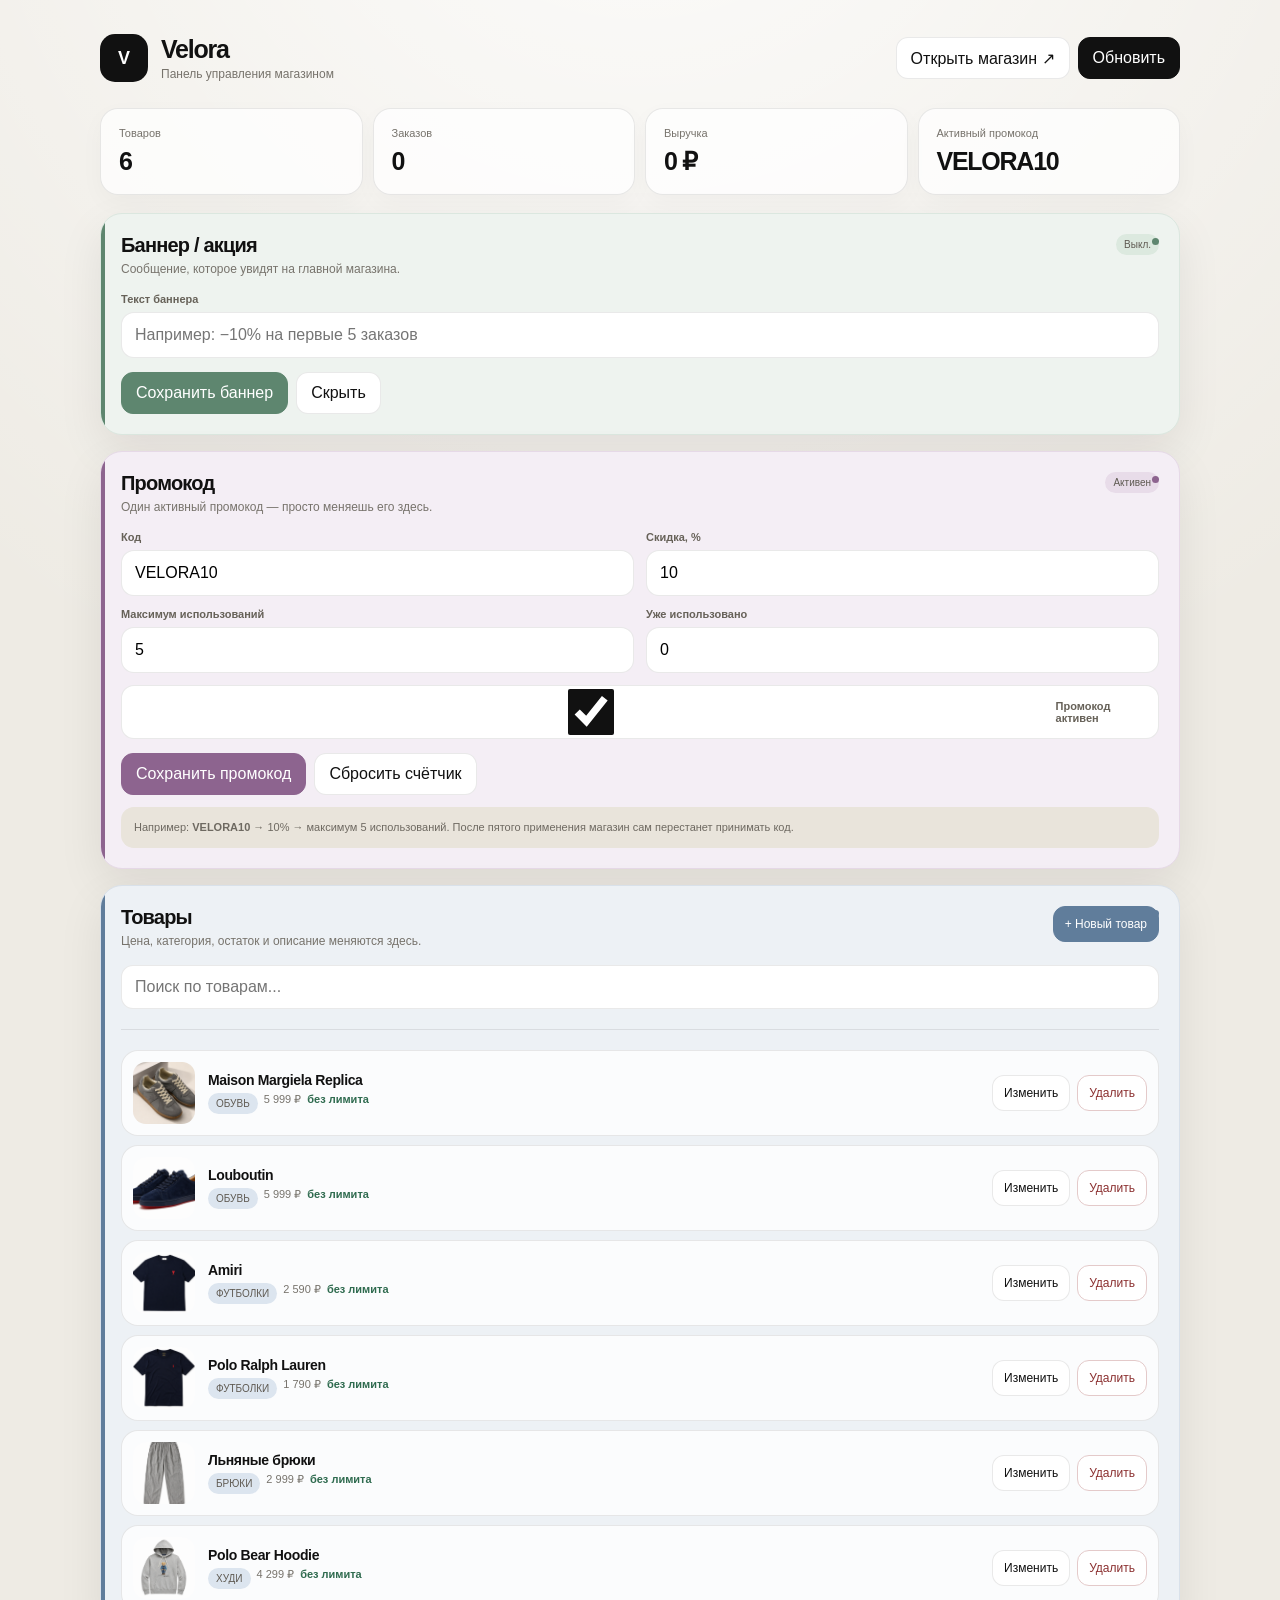
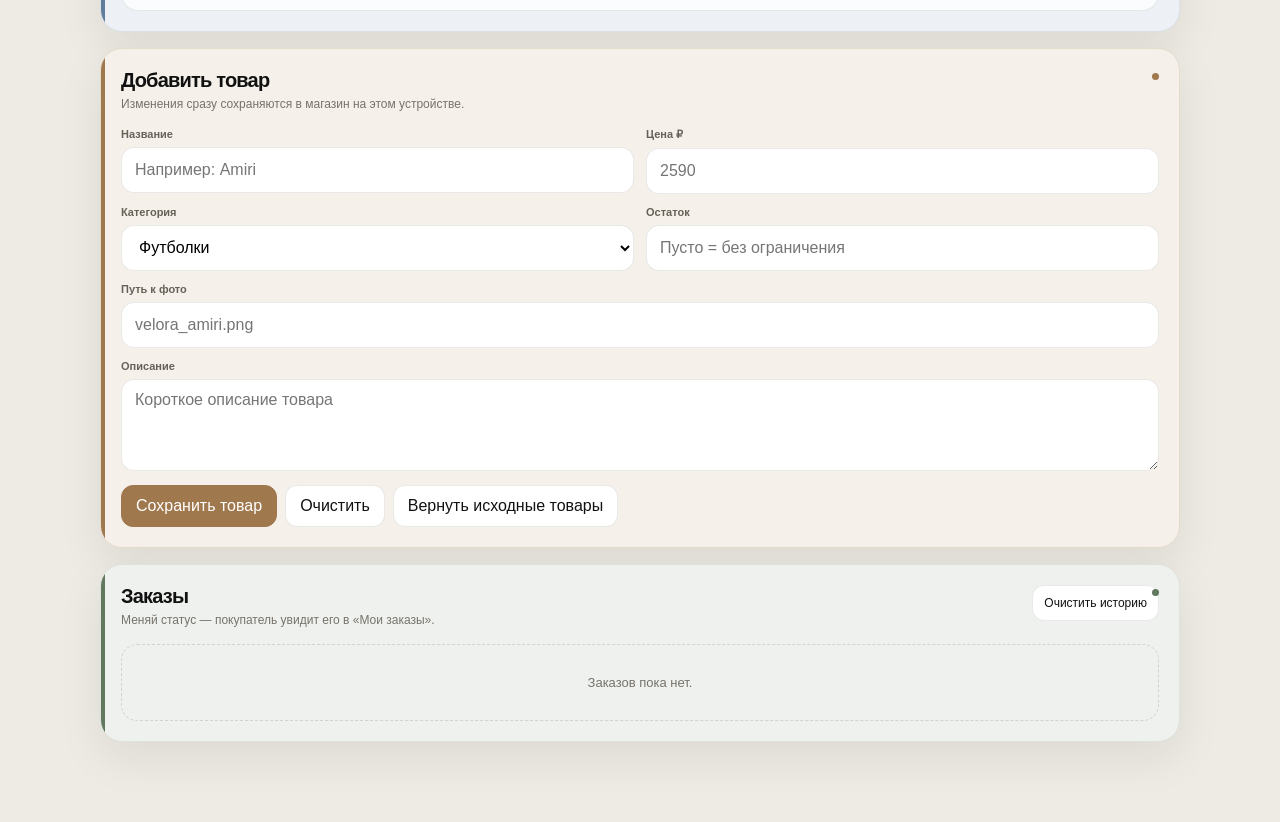
<file: admin.html>
<!DOCTYPE html>
<html lang="ru">
<head>
<meta charset="UTF-8">
<meta name="viewport" content="width=device-width, initial-scale=1.0">
<title>Velora — Admin</title>

<style>
:root{
    --bg:#eeebe4;
    --surface:#f7f5f0;
    --card:#fff;
    --ink:#111;
    --muted:#77736c;
    --line:rgba(17,17,17,.09);
    --soft:#e5e0d7;
    --green:#2f6b4f;
    --red:#8b3030;
    --radius:22px;
    --shadow:0 16px 45px rgba(22,18,12,.08);
}
*{box-sizing:border-box}
html{scroll-behavior:smooth}
body{
    margin:0;
    min-height:100vh;
    background:
      radial-gradient(circle at 50% -10%,rgba(255,255,255,.9),transparent 38%),
      var(--bg);
    color:var(--ink);
    font-family:Inter,ui-sans-serif,-apple-system,BlinkMacSystemFont,"Segoe UI",sans-serif;
    -webkit-font-smoothing:antialiased;
}
button,input,select,textarea{font:inherit}
button{cursor:pointer;color:inherit}
button:focus-visible,input:focus-visible,select:focus-visible,textarea:focus-visible{
    outline:2px solid rgba(17,17,17,.25);
    outline-offset:2px;
}
.wrap{width:min(100% - 32px,1080px);margin:auto;padding:34px 0 80px}
.top{
    display:flex;align-items:center;justify-content:space-between;
    gap:20px;margin-bottom:26px;
}
.brand{display:flex;align-items:center;gap:13px}
.brand-mark{
    width:48px;height:48px;display:grid;place-items:center;
    border-radius:15px;background:#111;color:#fff;font-weight:800;font-size:18px;
}
.brand h1{margin:0;font-size:25px;letter-spacing:-.05em}
.brand p{margin:3px 0 0;color:var(--muted);font-size:12px}
.top-actions{display:flex;gap:8px;flex-wrap:wrap}
.btn{
    min-height:42px;padding:0 14px;border:1px solid var(--line);
    border-radius:12px;background:#fff;transition:.18s ease;
}
.btn:hover{transform:translateY(-1px);background:#fafafa}
.btn.dark{background:#111;color:#fff;border-color:#111}
.btn.danger{color:var(--red);border-color:#e4caca}
.btn.small{min-height:36px;padding:0 11px;font-size:12px}
.notice{
    margin-bottom:18px;padding:12px 15px;border-radius:14px;
    background:#111;color:#fff;font-size:12px;display:none;
}
.notice.show{display:block}
.grid-stats{
    display:grid;grid-template-columns:repeat(4,1fr);gap:10px;margin-bottom:18px;
}
.stat{
    padding:18px;border:1px solid var(--line);border-radius:18px;
    background:rgba(255,255,255,.72);box-shadow:0 8px 25px rgba(0,0,0,.03);
}
.stat span{display:block;color:var(--muted);font-size:11px;margin-bottom:8px}
.stat strong{font-size:25px;letter-spacing:-.05em}
/* Каждому разделу — свой мягкий оттенок, чтобы админка не сливалась */
.panel{
    margin-top:16px;padding:20px;border:1px solid var(--line);
    border-radius:var(--radius);background:rgba(255,255,255,.72);
    box-shadow:var(--shadow);position:relative;overflow:hidden;
}
.panel::before{
    content:"";position:absolute;left:0;top:0;bottom:0;width:4px;
    border-radius:var(--radius) 0 0 var(--radius);background:#aaa;
}
.panel:nth-of-type(1){background:#f4f0e8;border-color:#e4ddd0}
.panel:nth-of-type(1)::before{background:#9b8a6b}
.panel:nth-of-type(2){background:#eef3ef;border-color:#dbe7df}
.panel:nth-of-type(2)::before{background:#5e866f}
.panel:nth-of-type(3){background:#f4eef5;border-color:#e6d9e7}
.panel:nth-of-type(3)::before{background:#8d648f}
.panel:nth-of-type(4){background:#edf1f5;border-color:#d9e1ea}
.panel:nth-of-type(4)::before{background:#607d9b}
.panel:nth-of-type(5){background:#f5f0e9;border-color:#e6dccd}
.panel:nth-of-type(5)::before{background:#a0784d}
.panel:nth-of-type(6){background:#eef1ed;border-color:#dce3da}
.panel:nth-of-type(6)::before{background:#61785e}

/* Небольшая цветовая метка в заголовке */
.panel-head{position:relative}
.panel-head::after{
    content:"";width:7px;height:7px;border-radius:50%;
    position:absolute;right:0;top:4px;background:#aaa;
}
.panel:nth-of-type(1) .panel-head::after{background:#9b8a6b}
.panel:nth-of-type(2) .panel-head::after{background:#5e866f}
.panel:nth-of-type(3) .panel-head::after{background:#8d648f}
.panel:nth-of-type(4) .panel-head::after{background:#607d9b}
.panel:nth-of-type(5) .panel-head::after{background:#a0784d}
.panel:nth-of-type(6) .panel-head::after{background:#61785e}
.panel-head{
    display:flex;align-items:flex-start;justify-content:space-between;
    gap:15px;margin-bottom:17px;
}
.panel-head h2{margin:0;font-size:20px;letter-spacing:-.04em}
.panel-head p{margin:5px 0 0;color:var(--muted);font-size:12px}
.form-grid{display:grid;grid-template-columns:repeat(2,1fr);gap:12px}
.field{display:flex;flex-direction:column;gap:7px}
.field.full{grid-column:1/-1}
.field label{font-size:11px;font-weight:650;color:#666158}
.field input,.field select,.field textarea{
    width:100%;min-height:46px;padding:11px 13px;
    border:1px solid var(--line);border-radius:13px;background:#fff;outline:none;
}
.field textarea{min-height:92px;resize:vertical}
.field input:focus,.field select:focus,.field textarea:focus{border-color:rgba(17,17,17,.3)}
.check{
    display:flex;align-items:center;gap:9px;min-height:46px;
    padding:0 12px;border:1px solid var(--line);border-radius:13px;background:#fff;
    font-size:12px;
}
.check input{accent-color:#111}
.actions{display:flex;gap:8px;flex-wrap:wrap;margin-top:14px}
.product-list{display:grid;gap:9px}
.product-row{
    display:grid;grid-template-columns:62px minmax(0,1fr) auto;
    align-items:center;gap:13px;padding:11px;border:1px solid var(--line);
    border-radius:17px;background:rgba(255,255,255,.78);
}
.product-row img{
    width:62px;height:62px;object-fit:cover;border-radius:13px;background:#e4dfd7;
}
.product-info h3{margin:0 0 5px;font-size:14px;letter-spacing:-.025em}
.product-meta{display:flex;flex-wrap:wrap;gap:6px;color:var(--muted);font-size:11px}
.tag{
    display:inline-flex;align-items:center;padding:5px 8px;border-radius:999px;
    background:#eeeae3;color:#5f5a52;font-size:10px;
}
.stock-good{color:var(--green);font-weight:650}
.stock-out{color:var(--red);font-weight:650}
.row-actions{display:flex;gap:7px;flex-wrap:wrap;justify-content:flex-end}
.order-list{display:grid;gap:10px}
.order{
    padding:15px;border:1px solid var(--line);border-radius:18px;
    background:rgba(255,255,255,.78);
}
.order-top{
    display:flex;align-items:flex-start;justify-content:space-between;gap:12px;
}
.order-title{font-weight:700;font-size:15px}
.order-date{color:var(--muted);font-size:11px;margin-top:3px}
.order-total{font-size:18px;font-weight:700;letter-spacing:-.03em}
.order-items{margin:12px 0;color:#444;font-size:12px;line-height:1.55}
.order-bottom{
    display:flex;align-items:center;justify-content:space-between;gap:10px;
    flex-wrap:wrap;padding-top:11px;border-top:1px solid var(--line);
}
.status{
    min-height:38px;padding:0 11px;border:1px solid var(--line);
    border-radius:11px;background:#fff;font-size:12px;
}
.order-extra{margin-top:8px;color:var(--muted);font-size:11px;line-height:1.5}
.empty{
    padding:30px;text-align:center;border:1px dashed rgba(17,17,17,.13);
    border-radius:16px;color:var(--muted);font-size:13px;
}
.hint{
    margin-top:12px;padding:12px 13px;border-radius:13px;
    background:#e9e4db;color:#6e6961;font-size:11px;line-height:1.5;
}
.divider{height:1px;background:var(--line);margin:20px 0}
.search{
    width:100%;min-height:44px;padding:0 13px;border:1px solid var(--line);
    border-radius:12px;background:#fff;outline:none;
}
@media(max-width:760px){
    .grid-stats{grid-template-columns:repeat(2,1fr)}
    .form-grid{grid-template-columns:1fr}
    .field.full{grid-column:auto}
}
@media(max-width:560px){
    .wrap{width:min(100% - 22px,1080px);padding-top:22px}
    .top{align-items:flex-start}
    .top-actions{justify-content:flex-end}
    .grid-stats{gap:8px}
    .stat{padding:14px}
    .stat strong{font-size:21px}
    .panel{padding:15px}
    .product-row{grid-template-columns:52px minmax(0,1fr)}
    .product-row img{width:52px;height:52px}
    .row-actions{grid-column:1/-1;justify-content:stretch}
    .row-actions .btn{flex:1}
    .order-top{flex-direction:column}
}

.panel:nth-of-type(1) .btn.dark{background:#9b8a6b;border-color:#9b8a6b}
.panel:nth-of-type(2) .btn.dark{background:#5e866f;border-color:#5e866f}
.panel:nth-of-type(3) .btn.dark{background:#8d648f;border-color:#8d648f}
.panel:nth-of-type(4) .btn.dark{background:#607d9b;border-color:#607d9b}
.panel:nth-of-type(5) .btn.dark{background:#a0784d;border-color:#a0784d}
.panel:nth-of-type(6) .btn.dark{background:#61785e;border-color:#61785e}

.panel:nth-of-type(1) .tag{background:#e8e0d2}
.panel:nth-of-type(2) .tag{background:#dce9df}
.panel:nth-of-type(3) .tag{background:#e8dce9}
.panel:nth-of-type(4) .tag{background:#dce5ef}
.panel:nth-of-type(5) .tag{background:#e9dfd1}
.panel:nth-of-type(6) .tag{background:#dfe7dc}

</style>
</head>

<body>
<div class="wrap">

<header class="top">
    <div class="brand">
        <div class="brand-mark">V</div>
        <div>
            <h1>Velora</h1>
            <p>Панель управления магазином</p>
        </div>
    </div>
    <div class="top-actions">
        <button class="btn" onclick="openStore()">Открыть магазин ↗</button>
        <button class="btn dark" onclick="refreshAll()">Обновить</button>
    </div>
</header>

<div id="notice" class="notice"></div>

<section class="grid-stats">
    <div class="stat"><span>Товаров</span><strong id="statProducts">0</strong></div>
    <div class="stat"><span>Заказов</span><strong id="statOrders">0</strong></div>
    <div class="stat"><span>Выручка</span><strong id="statRevenue">0 ₽</strong></div>
    <div class="stat"><span>Активный промокод</span><strong id="statPromo">—</strong></div>
</section>

<!-- BANNER -->
<section class="panel">
    <div class="panel-head">
        <div>
            <h2>Баннер / акция</h2>
            <p>Сообщение, которое увидят на главной магазина.</p>
        </div>
        <span class="tag" id="bannerState">Выкл.</span>
    </div>

    <div class="field">
        <label>Текст баннера</label>
        <input id="bannerText" placeholder="Например: −10% на первые 5 заказов">
    </div>

    <div class="actions">
        <button class="btn dark" onclick="saveBanner()">Сохранить баннер</button>
        <button class="btn" onclick="disableBanner()">Скрыть</button>
    </div>
</section>

<!-- PROMO -->
<section class="panel">
    <div class="panel-head">
        <div>
            <h2>Промокод</h2>
            <p>Один активный промокод — просто меняешь его здесь.</p>
        </div>
        <span class="tag" id="promoState">Выкл.</span>
    </div>

    <div class="form-grid">
        <div class="field">
            <label>Код</label>
            <input id="promoCode" placeholder="VELORA10">
        </div>
        <div class="field">
            <label>Скидка, %</label>
            <input id="promoValue" type="number" min="0" max="100" placeholder="10">
        </div>
        <div class="field">
            <label>Максимум использований</label>
            <input id="promoMax" type="number" min="1" placeholder="5">
        </div>
        <div class="field">
            <label>Уже использовано</label>
            <input id="promoUsed" type="number" min="0" placeholder="0">
        </div>
        <div class="field full">
            <label class="check">
                <input id="promoEnabled" type="checkbox">
                Промокод активен
            </label>
        </div>
    </div>

    <div class="actions">
        <button class="btn dark" onclick="savePromo()">Сохранить промокод</button>
        <button class="btn" onclick="resetPromoCounter()">Сбросить счётчик</button>
    </div>

    <div class="hint">
        Например: <b>VELORA10</b> → 10% → максимум 5 использований.
        После пятого применения магазин сам перестанет принимать код.
    </div>
</section>

<!-- PRODUCTS -->
<section class="panel">
    <div class="panel-head">
        <div>
            <h2>Товары</h2>
            <p>Цена, категория, остаток и описание меняются здесь.</p>
        </div>
        <button class="btn dark small" onclick="newProduct()">+ Новый товар</button>
    </div>

    <input id="productSearch" class="search" placeholder="Поиск по товарам..." oninput="renderProducts()">

    <div class="divider"></div>
    <div id="productList" class="product-list"></div>
</section>

<!-- PRODUCT EDITOR -->
<section class="panel" id="editorPanel">
    <div class="panel-head">
        <div>
            <h2 id="editorTitle">Добавить товар</h2>
            <p>Изменения сразу сохраняются в магазин на этом устройстве.</p>
        </div>
    </div>

    <input type="hidden" id="productId">

    <div class="form-grid">
        <div class="field">
            <label>Название</label>
            <input id="productName" placeholder="Например: Amiri">
        </div>
        <div class="field">
            <label>Цена ₽</label>
            <input id="productPrice" type="number" min="0" placeholder="2590">
        </div>
        <div class="field">
            <label>Категория</label>
            <select id="productType">
                <option value="clothes">Футболки</option>
                <option value="hoodies">Худи</option>
                <option value="pants">Брюки</option>
                <option value="shoes">Обувь</option>
            </select>
        </div>
        <div class="field">
            <label>Остаток</label>
            <input id="productStock" type="number" min="0" placeholder="Пусто = без ограничения">
        </div>
        <div class="field full">
            <label>Путь к фото</label>
            <input id="productImage" placeholder="velora_amiri.png">
        </div>
        <div class="field full">
            <label>Описание</label>
            <textarea id="productDescription" placeholder="Короткое описание товара"></textarea>
        </div>
    </div>

    <div class="actions">
        <button class="btn dark" onclick="saveProduct()">Сохранить товар</button>
        <button class="btn" onclick="clearEditor()">Очистить</button>
        <button class="btn" onclick="restoreDefaults()">Вернуть исходные товары</button>
    </div>
</section>

<!-- ORDERS -->
<section class="panel">
    <div class="panel-head">
        <div>
            <h2>Заказы</h2>
            <p>Меняй статус — покупатель увидит его в «Мои заказы».</p>
        </div>
        <button class="btn small" onclick="clearOrders()">Очистить историю</button>
    </div>

    <div id="orderList" class="order-list"></div>
</section>

</div>

<script>
const defaultProducts = [
    {id:"shoes",name:"Maison Margiela Replica",category:"ОБУВЬ",type:"shoes",price:5999,image:"velora_shoes.png",stock:null,description:"Серые кроссовки с замшевыми вставками и карамельной подошвой."},
    {id:"louboutin",name:"Louboutin",category:"ОБУВЬ",type:"shoes",price:5999,image:"velora_Louboutin.png",stock:null,description:"Эффектная модель с характерной красной подошвой."},
    {id:"amiri",name:"Amiri",category:"ФУТБОЛКИ",type:"clothes",price:2590,image:"velora_amiri.png",stock:null,description:"Минималистичная футболка Amiri для повседневного образа."},
    {id:"polo",name:"Polo Ralph Lauren",category:"ФУТБОЛКИ",type:"clothes",price:1790,image:"velora_polo.png",stock:null,description:"Классическая футболка Polo Ralph Lauren."},
    {id:"pants",name:"Льняные брюки",category:"БРЮКИ",type:"pants",price:2999,image:"velora_pants.png",stock:null,description:"Лёгкие брюки свободного кроя на каждый день."},
    {id:"hoodie",name:"Polo Bear Hoodie",category:"ХУДИ",type:"hoodies",price:4299,image:"velora_hudi.png",stock:null,description:"Серое худи с фирменным медведем Polo Bear."}
];

function getProducts(){
    try{
        const data=JSON.parse(localStorage.getItem("veloraProducts")||"null");
        return Array.isArray(data)&&data.length?data:defaultProducts;
    }catch(e){return defaultProducts}
}
function saveProducts(list){
    localStorage.setItem("veloraProducts",JSON.stringify(list));
}
function getOrders(){
    try{
        const data=JSON.parse(localStorage.getItem("veloraOrders")||"[]");
        return Array.isArray(data)?data:[];
    }catch(e){return []}
}
function saveOrders(list){
    localStorage.setItem("veloraOrders",JSON.stringify(list));
}
function getPromo(){
    try{
        return JSON.parse(localStorage.getItem("veloraPromo")||"null")||{
            code:"VELORA10",type:"percent",value:10,maxUses:5,used:0,enabled:true
        };
    }catch(e){
        return {code:"VELORA10",type:"percent",value:10,maxUses:5,used:0,enabled:true};
    }
}
function savePromoConfig(c){localStorage.setItem("veloraPromo",JSON.stringify(c))}
function getBanner(){
    try{return JSON.parse(localStorage.getItem("veloraBanner")||"null")||{text:"",enabled:false}}
    catch(e){return {text:"",enabled:false}}
}
function saveBannerConfig(c){localStorage.setItem("veloraBanner",JSON.stringify(c))}
function money(n){return Number(n||0).toLocaleString("ru-RU")+" ₽"}
function esc(s){
    return String(s??"").replace(/[&<>"']/g,m=>({"&":"&amp;","<":"&lt;",">":"&gt;",'"':"&quot;","'":"&#039;"}[m]));
}
function categoryName(type){
    return {clothes:"ФУТБОЛКИ",hoodies:"ХУДИ",pants:"БРЮКИ",shoes:"ОБУВЬ"}[type]||"ТОВАР";
}
function notice(text){
    const el=document.getElementById("notice");
    el.textContent=text;el.classList.add("show");
    clearTimeout(window.noticeTimer);
    window.noticeTimer=setTimeout(()=>el.classList.remove("show"),2200);
}

function refreshAll(){
    loadBanner();
    loadPromo();
    renderProducts();
    renderOrders();
    updateStats();
    notice("Данные обновлены");
}

function updateStats(){
    const products=getProducts(), orders=getOrders(), promo=getPromo();
    document.getElementById("statProducts").textContent=products.length;
    document.getElementById("statOrders").textContent=orders.length;
    const revenue=orders.filter(o=>o.status!=="Отменён").reduce((s,o)=>s+Number(o.total||0),0);
    document.getElementById("statRevenue").textContent=money(revenue);
    document.getElementById("statPromo").textContent=promo.enabled&&promo.code?promo.code:"—";
}

function loadBanner(){
    const b=getBanner();
    document.getElementById("bannerText").value=b.text||"";
    document.getElementById("bannerState").textContent=b.enabled?"Активен":"Выкл.";
}
function saveBanner(){
    const text=document.getElementById("bannerText").value.trim();
    saveBannerConfig({text,enabled:!!text});
    loadBanner();notice(text?"Баннер включён":"Баннер скрыт");
}
function disableBanner(){
    const b=getBanner();
    b.enabled=false;
    saveBannerConfig(b);loadBanner();notice("Баннер скрыт");
}

function loadPromo(){
    const p=getPromo();
    document.getElementById("promoCode").value=p.code||"";
    document.getElementById("promoValue").value=p.value??"";
    document.getElementById("promoMax").value=p.maxUses??"";
    document.getElementById("promoUsed").value=p.used??0;
    document.getElementById("promoEnabled").checked=!!p.enabled;
    document.getElementById("promoState").textContent=p.enabled?"Активен":"Выкл.";
}
function savePromo(){
    const code=document.getElementById("promoCode").value.trim().toUpperCase();
    const value=Math.max(0,Math.min(100,Number(document.getElementById("promoValue").value||0)));
    const maxUses=Math.max(1,Number(document.getElementById("promoMax").value||1));
    let used=Math.max(0,Number(document.getElementById("promoUsed").value||0));
    used=Math.min(used,maxUses);
    const enabled=document.getElementById("promoEnabled").checked;
    savePromoConfig({code,type:"percent",value,maxUses,used,enabled});
    loadPromo();updateStats();notice("Промокод сохранён");
}
function resetPromoCounter(){
    const p=getPromo();p.used=0;savePromoConfig(p);loadPromo();updateStats();notice("Счётчик промокода сброшен");
}

function renderProducts(){
    const q=document.getElementById("productSearch").value.trim().toLowerCase();
    const list=getProducts().filter(p=>(p.name+" "+p.category).toLowerCase().includes(q));
    const box=document.getElementById("productList");
    if(!list.length){box.innerHTML='<div class="empty">Товаров не найдено.</div>';return}
    box.innerHTML=list.map(p=>{
        const stock=p.stock===null||p.stock===""?'<span class="stock-good">без лимита</span>':Number(p.stock)<=0?'<span class="stock-out">нет в наличии</span>':'остаток: '+esc(p.stock);
        return `
        <div class="product-row">
            <img src="${esc(p.image)}" alt="">
            <div class="product-info">
                <h3>${esc(p.name)}</h3>
                <div class="product-meta">
                    <span class="tag">${esc(categoryName(p.type))}</span>
                    <span>${money(p.price)}</span>
                    <span>${stock}</span>
                </div>
            </div>
            <div class="row-actions">
                <button class="btn small" onclick="editProduct('${esc(p.id)}')">Изменить</button>
                <button class="btn small danger" onclick="deleteProduct('${esc(p.id)}')">Удалить</button>
            </div>
        </div>`;
    }).join("");
}

function newProduct(){
    clearEditor();
    document.getElementById("editorTitle").textContent="Добавить товар";
    document.getElementById("editorPanel").scrollIntoView({behavior:"smooth"});
}
function editProduct(id){
    const p=getProducts().find(x=>x.id===id);if(!p)return;
    document.getElementById("editorTitle").textContent="Изменить товар";
    document.getElementById("productId").value=p.id;
    document.getElementById("productName").value=p.name||"";
    document.getElementById("productPrice").value=p.price??"";
    document.getElementById("productType").value=p.type||"clothes";
    document.getElementById("productStock").value=p.stock===null||p.stock===""?"":p.stock;
    document.getElementById("productImage").value=p.image||"";
    document.getElementById("productDescription").value=p.description||"";
    document.getElementById("editorPanel").scrollIntoView({behavior:"smooth"});
}
function clearEditor(){
    document.getElementById("editorTitle").textContent="Добавить товар";
    ["productId","productName","productPrice","productStock","productImage","productDescription"].forEach(id=>document.getElementById(id).value="");
    document.getElementById("productType").value="clothes";
}
function saveProduct(){
    const id=document.getElementById("productId").value.trim();
    const name=document.getElementById("productName").value.trim();
    const price=Number(document.getElementById("productPrice").value||0);
    const type=document.getElementById("productType").value;
    const stockRaw=document.getElementById("productStock").value.trim();
    const image=document.getElementById("productImage").value.trim();
    const description=document.getElementById("productDescription").value.trim();

    if(!name||!price||!image){notice("Заполни название, цену и фото");return}

    const list=getProducts();
    const product={
        id:id||("product_"+Date.now()),
        name,category:categoryName(type),type,price,
        image,description,
        stock:stockRaw===""?null:Math.max(0,Number(stockRaw))
    };
    const index=list.findIndex(p=>p.id===product.id);
    if(index>=0)list[index]=product;else list.push(product);
    saveProducts(list);
    renderProducts();updateStats();clearEditor();notice("Товар сохранён");
}
function deleteProduct(id){
    const p=getProducts().find(x=>x.id===id);if(!p)return;
    if(!confirm("Удалить «"+p.name+"»?"))return;
    saveProducts(getProducts().filter(x=>x.id!==id));
    renderProducts();updateStats();notice("Товар удалён");
}
function restoreDefaults(){
    if(!confirm("Вернуть исходные 6 товаров? Текущие изменения в товарах будут заменены."))return;
    saveProducts(defaultProducts.map(x=>({...x})));
    renderProducts();updateStats();clearEditor();notice("Исходные товары восстановлены");
}

const statuses=["Принят","Собирается","Передан","Доставляется","Получен","Отменён"];

function renderOrders(){
    const orders=getOrders().slice().reverse();
    const box=document.getElementById("orderList");
    if(!orders.length){
        box.innerHTML='<div class="empty">Заказов пока нет.</div>';return;
    }
    box.innerHTML=orders.map(o=>{
        const items=(o.items||[]).map(i=>`${esc(i.name)} × ${esc(i.quantity)} · ${esc(i.size||"—")}`).join("<br>");
        return `
        <article class="order">
            <div class="order-top">
                <div>
                    <div class="order-title">Заказ №${esc(o.number)}</div>
                    <div class="order-date">${esc(o.date||"")}</div>
                </div>
                <div class="order-total">${money(o.total)}</div>
            </div>
            <div class="order-items">${items||"Товары не указаны"}</div>
            <div class="order-extra">
                <b>Клиент:</b> ${esc(o.name||"—")} · ${esc(o.telegram||"—")}<br>
                <b>Получение:</b> ${esc(o.delivery||"—")}
                ${o.comment?`<br><b>Комментарий:</b> ${esc(o.comment)}`:""}
                ${o.promo?`<br><b>Промокод:</b> ${esc(o.promo)} · скидка ${money(o.discount)}`:""}
            </div>
            <div class="order-bottom">
                <select class="status" onchange="changeOrderStatus(${Number(o.number)},this.value)">
                    ${statuses.map(s=>`<option ${s===(o.status||"Принят")?"selected":""}>${s}</option>`).join("")}
                </select>
                <button class="btn small danger" onclick="deleteOrder(${Number(o.number)})">Удалить заказ</button>
            </div>
        </article>`;
    }).join("");
}
function changeOrderStatus(number,status){
    const orders=getOrders();
    const order=orders.find(o=>Number(o.number)===Number(number));
    if(!order)return;
    order.status=status;
    saveOrders(orders);updateStats();renderOrders();notice("Статус заказа №"+number+" изменён");
}
function deleteOrder(number){
    if(!confirm("Удалить заказ №"+number+" из локальной истории?"))return;
    saveOrders(getOrders().filter(o=>Number(o.number)!==Number(number)));
    renderOrders();updateStats();notice("Заказ удалён");
}
function clearOrders(){
    if(!confirm("Удалить всю историю заказов на этом устройстве?"))return;
    saveOrders([]);renderOrders();updateStats();notice("История заказов очищена");
}
function openStore(){
    window.location.href="index.html";
}

loadBanner();
loadPromo();
renderProducts();
renderOrders();
updateStats();
</script>
</body>
</html>
</file>
<file: style.css>
/* =========================================================
   VELORA — PREMIUM MINIMAL STORE
   Design layer only. Existing HTML/JS functionality preserved.
========================================================= */

:root{
    --bg:#eeebe4;
    --surface:#f7f5f0;
    --card:#ffffff;
    --ink:#111111;
    --muted:#77736c;
    --line:rgba(17,17,17,.10);
    --soft:#e4e0d8;
    --accent:#171717;
    --success:#2f6b4f;
    --danger:#8b3030;
    --radius:22px;
    --shadow:0 18px 50px rgba(22,18,12,.08);
}

*{
    box-sizing:border-box;
}

html{
    scroll-behavior:smooth;
}

body{
    margin:0;
    min-height:100vh;
    background:
        radial-gradient(circle at 50% -10%, rgba(255,255,255,.85), transparent 38%),
        var(--bg);
    color:var(--ink);
    font-family:Inter, ui-sans-serif, -apple-system, BlinkMacSystemFont, "Segoe UI", sans-serif;
    -webkit-font-smoothing:antialiased;
}

button,
input,
select,
textarea{
    font:inherit;
}

button{
    color:inherit;
}

button:focus-visible,
input:focus-visible,
select:focus-visible,
textarea:focus-visible{
    outline:2px solid rgba(17,17,17,.28);
    outline-offset:2px;
}

.hidden{
    display:none !important;
}

/* ==================== LAYOUT ==================== */

.container{
    width:min(100% - 32px, 920px);
    margin:0 auto;
    padding:0 0 118px;
}

.page{
    min-height:calc(100vh - 110px);
    padding:24px 0 32px;
}

.section{
    margin-top:34px;
}

/* ==================== HEADER ==================== */

.header{
    position:sticky;
    top:0;
    z-index:50;
    height:76px;
    display:flex;
    align-items:center;
    justify-content:space-between;
    margin:0 -16px;
    padding:0 16px;
    background:rgba(238,235,228,.82);
    backdrop-filter:blur(18px);
    -webkit-backdrop-filter:blur(18px);
    border-bottom:1px solid rgba(17,17,17,.04);
}

.logo{
    border:0;
    padding:0;
    background:transparent;
    font-size:25px;
    line-height:1;
    font-weight:700;
    letter-spacing:-.055em;
    cursor:pointer;
}

.header-icon{
    width:44px;
    height:44px;
    display:grid;
    place-items:center;
    border:1px solid var(--line);
    border-radius:50%;
    background:rgba(255,255,255,.58);
    font-size:21px;
    cursor:pointer;
    transition:.2s ease;
}

.header-icon:hover{
    transform:translateY(-1px);
    background:#fff;
}

/* ==================== TYPOGRAPHY ==================== */

.hero-label{
    margin:0 0 12px;
    color:#8b867d;
    font-size:11px;
    font-weight:600;
    letter-spacing:.26em;
}

.hero h1,
.page-heading h1,
.success h1{
    margin:0;
    font-size:clamp(42px,8vw,74px);
    line-height:.94;
    letter-spacing:-.065em;
    font-weight:700;
}

.hero-text{
    margin:22px 0 0;
    max-width:530px;
    color:var(--muted);
    font-size:16px;
    line-height:1.55;
}

.page-heading{
    margin:30px 0 26px;
}

.page-heading h1{
    font-size:clamp(40px,7vw,62px);
}

.page-heading .hero-text{
    margin-top:12px;
}

/* ==================== BUTTONS ==================== */

.hero-button{
    min-height:52px;
    display:inline-flex;
    align-items:center;
    justify-content:center;
    gap:18px;
    margin-top:28px;
    padding:0 20px;
    border:1px solid var(--accent);
    border-radius:14px;
    background:var(--accent);
    color:#fff;
    font-weight:600;
    cursor:pointer;
    transition:transform .2s ease, box-shadow .2s ease, opacity .2s ease;
    box-shadow:0 10px 24px rgba(0,0,0,.12);
}

.hero-button:hover{
    transform:translateY(-2px);
    box-shadow:0 14px 30px rgba(0,0,0,.16);
}

.hero-button:active{
    transform:translateY(0);
}

.hero-button span{
    opacity:.65;
}

.back-button,
.all-button,
.featured-link,
.add-button{
    border:1px solid var(--line);
    background:rgba(255,255,255,.68);
    border-radius:12px;
    cursor:pointer;
    transition:.18s ease;
}

.back-button,
.all-button{
    min-height:44px;
    padding:0 15px;
}

.back-button:hover,
.all-button:hover,
.featured-link:hover,
.add-button:hover{
    background:#fff;
    transform:translateY(-1px);
}

/* ==================== HOME / HERO ==================== */

.hero{
    padding:70px 0 58px;
}

.hero-button{
    min-width:205px;
}

.featured{
    position:relative;
    min-height:430px;
    overflow:hidden;
    display:flex;
    align-items:flex-end;
    border-radius:28px;
    background:#d7d1c7;
    box-shadow:var(--shadow);
}

.featured-content{
    position:relative;
    z-index:2;
    width:55%;
    padding:32px;
}

.featured-label{
    margin:0 0 18px;
    color:#706b63;
    font-size:10px;
    font-weight:700;
    letter-spacing:.22em;
}

.featured h2{
    margin:0;
    font-size:clamp(36px,6vw,62px);
    line-height:.96;
    letter-spacing:-.06em;
}

.featured-link{
    margin-top:28px;
    padding:12px 15px;
}

.featured-image{
    position:absolute;
    inset:0 0 0 38%;
    display:flex;
    align-items:center;
    justify-content:flex-end;
    overflow:hidden;
}

.featured-image::after{
    content:"";
    position:absolute;
    inset:0;
    background:linear-gradient(90deg,#d7d1c7 0%,rgba(215,209,199,.15) 42%,transparent 70%);
}

.featured-image img{
    width:78%;
    height:100%;
    object-fit:cover;
    object-position:center;
    mix-blend-mode:multiply;
}

/* ==================== CATEGORIES ==================== */

.section-header{
    display:flex;
    align-items:center;
    justify-content:space-between;
    gap:16px;
    margin-bottom:15px;
}

.section-header h2{
    margin:0;
    font-size:23px;
    letter-spacing:-.035em;
}

.categories{
    display:grid;
    grid-template-columns:repeat(2,1fr);
    gap:10px;
}

.category-card{
    position:relative;
    min-height:130px;
    display:flex;
    flex-direction:column;
    align-items:flex-start;
    justify-content:space-between;
    padding:17px;
    border:1px solid rgba(17,17,17,.04);
    border-radius:18px;
    background:#dcd7ce;
    text-align:left;
    cursor:pointer;
    transition:.2s ease;
}

.category-card:hover{
    transform:translateY(-3px);
    background:#d7d1c7;
}

.category-card span{
    color:#817c74;
    font-size:10px;
    letter-spacing:.1em;
}

.category-card strong{
    font-size:17px;
    font-weight:500;
    letter-spacing:-.025em;
}

.category-card small{
    position:absolute;
    right:17px;
    bottom:17px;
    font-size:17px;
}

/* ==================== CATALOG ==================== */

.catalog-tools{
    position:sticky;
    top:76px;
    z-index:30;
    display:flex;
    flex-direction:column;
    gap:10px;
    margin:0 -4px 24px;
    padding:4px;
    background:rgba(238,235,228,.88);
    backdrop-filter:blur(15px);
}

.catalog-search{
    width:100%;
    height:52px;
    padding:0 17px;
    border:1px solid var(--line);
    border-radius:15px;
    background:rgba(255,255,255,.92);
    color:var(--ink);
    outline:none;
    box-shadow:0 6px 18px rgba(0,0,0,.03);
}

.catalog-search::placeholder{
    color:#9b968e;
}

.catalog-controls{
    display:grid;
    grid-template-columns:1fr 1.25fr;
    gap:10px;
}

.catalog-filter,
.catalog-sort{
    min-width:0;
    height:48px;
    padding:0 14px;
    border:1px solid var(--line);
    border-radius:14px;
    background:rgba(255,255,255,.9);
    color:var(--ink);
    outline:none;
}

.product-grid{
    display:grid;
    grid-template-columns:repeat(2,minmax(0,1fr));
    gap:14px;
}

.product-card{
    position:relative;
    overflow:hidden;
    border:1px solid rgba(17,17,17,.06);
    border-radius:20px;
    background:rgba(255,255,255,.72);
    box-shadow:0 8px 28px rgba(22,18,12,.04);
    transition:transform .22s ease, box-shadow .22s ease;
}

.product-card:hover{
    transform:translateY(-3px);
    box-shadow:0 16px 36px rgba(22,18,12,.09);
}

.product-image{
    position:relative;
    aspect-ratio:1/1;
    overflow:hidden;
    background:#e2ddd5;
}

.product-image img{
    width:100%;
    height:100%;
    display:block;
    object-fit:cover;
    transition:transform .35s ease;
}

.product-card:hover .product-image img{
    transform:scale(1.035);
}

.product-badge{
    position:absolute;
    left:11px;
    top:11px;
    padding:6px 8px;
    border-radius:999px;
    background:rgba(17,17,17,.88);
    color:#fff;
    font-size:9px;
    font-weight:700;
    letter-spacing:.12em;
}

.product-favorite{
    position:absolute;
    top:10px;
    right:10px;
    width:38px;
    height:38px;
    display:grid;
    place-items:center;
    border:1px solid rgba(17,17,17,.10);
    border-radius:50%;
    background:rgba(255,255,255,.88);
    backdrop-filter:blur(8px);
    font-size:18px;
    cursor:pointer;
    z-index:2;
}

.product-info{
    padding:15px;
}

.product-category{
    margin:0 0 7px;
    color:#8c877e;
    font-size:9px;
    font-weight:700;
    letter-spacing:.15em;
}

.product-info h2{
    margin:0;
    min-height:40px;
    font-size:16px;
    line-height:1.18;
    letter-spacing:-.025em;
}

.product-description{
    margin:9px 0 0;
    color:var(--muted);
    font-size:12px;
    line-height:1.45;
}

.product-bottom{
    display:flex;
    align-items:center;
    justify-content:space-between;
    gap:10px;
    margin-top:14px;
}

.product-price{
    font-size:15px;
    letter-spacing:-.02em;
}

.add-button{
    min-height:38px;
    padding:0 11px;
    background:#111;
    border-color:#111;
    color:#fff;
    font-size:12px;
    font-weight:600;
}

.add-button:hover{
    background:#2b2b2b;
}

.stock-line{
    color:#77736c;
    font-size:11px;
}

/* ==================== PRODUCT DETAIL ==================== */

.product-detail{
    display:grid;
    grid-template-columns:minmax(0,1.1fr) minmax(0,.9fr);
    gap:30px;
    align-items:start;
}

.product-detail-image{
    overflow:hidden;
    border-radius:24px;
    background:#e2ddd5;
}

.product-detail-image img{
    width:100%;
    display:block;
    aspect-ratio:1/1;
    object-fit:cover;
}

.product-detail-info{
    padding-top:8px;
}

.product-detail-info h1{
    margin:6px 0 10px;
    font-size:clamp(32px,5vw,52px);
    line-height:.98;
    letter-spacing:-.055em;
}

.product-detail-price{
    display:block;
    margin:18px 0;
    font-size:25px;
    letter-spacing:-.035em;
}

.product-detail-actions{
    display:flex;
    flex-direction:column;
    gap:9px;
}

.product-detail-stock{
    color:var(--muted);
}

.detail-size-buttons,
.size-buttons{
    display:flex;
    flex-wrap:wrap;
    gap:8px;
}

.detail-size-button,
.size-button{
    min-width:52px;
    min-height:44px;
    padding:0 13px;
    border:1px solid var(--line);
    border-radius:12px;
    background:#fff;
    cursor:pointer;
    transition:.18s ease;
}

.detail-size-button.selected,
.size-button.selected{
    background:#111;
    color:#fff;
    border-color:#111;
}

/* ==================== CART ==================== */

.cart-item,
.checkout-product{
    display:flex;
    gap:15px;
    padding:15px;
    margin-bottom:11px;
    border:1px solid rgba(17,17,17,.06);
    border-radius:19px;
    background:rgba(255,255,255,.76);
}

.cart-item img,
.checkout-product img{
    width:88px;
    height:88px;
    flex:0 0 88px;
    object-fit:cover;
    border-radius:14px;
    background:#e2ddd5;
}

.cart-item-info{
    min-width:0;
    flex:1;
}

.cart-item-info > p:first-child{
    margin:0 0 5px;
    color:#8c877e;
    font-size:9px;
    font-weight:700;
    letter-spacing:.13em;
}

.cart-item-info h2,
.checkout-product h2{
    margin:0 0 7px;
    font-size:16px;
    letter-spacing:-.025em;
}

.quantity{
    display:inline-flex;
    align-items:center;
    gap:0;
    margin-top:11px;
    overflow:hidden;
    border:1px solid var(--line);
    border-radius:11px;
    background:#fff;
}

.quantity button{
    width:36px;
    height:34px;
    border:0;
    background:transparent;
    cursor:pointer;
}

.quantity span{
    min-width:30px;
    text-align:center;
    font-size:13px;
}

.cart-total,
.checkout-total{
    display:flex;
    align-items:center;
    justify-content:space-between;
    gap:20px;
    margin:20px 0;
    padding:19px 0;
    border-top:1px solid var(--line);
    border-bottom:1px solid var(--line);
}

.cart-total strong,
.checkout-total strong{
    font-size:22px;
    letter-spacing:-.04em;
}

.empty-cart{
    padding:50px 20px;
    text-align:center;
    border:1px dashed rgba(17,17,17,.14);
    border-radius:22px;
    background:rgba(255,255,255,.4);
}

.empty-icon{
    width:52px;
    height:52px;
    display:grid;
    place-items:center;
    margin:0 auto 18px;
    border-radius:50%;
    background:#ded9d0;
    font-size:22px;
}

.empty-cart h2{
    margin:0;
    font-size:22px;
    letter-spacing:-.04em;
}

.empty-cart p{
    color:var(--muted);
    line-height:1.5;
}

/* ==================== CHECKOUT ==================== */

.form-section{
    margin:18px 0;
}

.form-section label{
    display:block;
    margin-bottom:8px;
    font-size:12px;
    font-weight:650;
}

.form-section input,
.form-section textarea{
    width:100%;
    padding:14px 15px;
    border:1px solid var(--line);
    border-radius:14px;
    background:#fff;
    color:var(--ink);
    outline:none;
    resize:vertical;
}

.form-section input:focus,
.form-section textarea:focus{
    border-color:rgba(17,17,17,.3);
}

.checkout-extra{
    display:flex;
    flex-direction:column;
    gap:4px;
}

.delivery-options{
    display:grid;
    gap:8px;
}

.delivery-option{
    display:flex;
    align-items:center;
    gap:10px;
    min-height:50px;
    padding:0 14px;
    border:1px solid var(--line);
    border-radius:14px;
    background:#fff;
    cursor:pointer;
}

.delivery-option input{
    width:auto;
    accent-color:#111;
}

.promo-row{
    display:flex;
    gap:8px;
}

.promo-row input{
    flex:1;
}

.discount-line{
    display:flex;
    justify-content:space-between;
    margin-top:10px;
    font-size:13px;
}

.discount-line strong{
    color:var(--success);
}

/* ==================== PROFILE ==================== */

.profile-card{
    display:flex;
    align-items:center;
    gap:16px;
    padding:20px;
    border:1px solid rgba(17,17,17,.06);
    border-radius:22px;
    background:rgba(255,255,255,.72);
    box-shadow:var(--shadow);
}

.profile-avatar{
    width:58px;
    height:58px;
    display:grid;
    place-items:center;
    flex:0 0 58px;
    border-radius:18px;
    background:#111;
    color:#fff;
    font-size:23px;
    font-weight:700;
}

.profile-main h2{
    margin:0 0 4px;
    font-size:20px;
    letter-spacing:-.035em;
}

.profile-main p{
    margin:0;
    color:var(--muted);
    font-size:13px;
}

.profile-stats{
    display:grid;
    grid-template-columns:repeat(3,1fr);
    gap:10px;
    margin:12px 0;
}

.profile-stat{
    padding:17px;
    border:1px solid rgba(17,17,17,.06);
    border-radius:17px;
    background:rgba(255,255,255,.62);
}

.profile-stat strong{
    display:block;
    font-size:22px;
    letter-spacing:-.04em;
}

.profile-stat span{
    display:block;
    margin-top:4px;
    color:var(--muted);
    font-size:11px;
}

.profile-menu{
    display:grid;
    gap:8px;
    margin-top:12px;
}

.profile-menu-item{
    width:100%;
    min-height:58px;
    display:flex;
    align-items:center;
    justify-content:space-between;
    padding:0 16px;
    border:1px solid rgba(17,17,17,.06);
    border-radius:16px;
    background:rgba(255,255,255,.7);
    cursor:pointer;
    text-align:left;
}

.profile-menu-item:hover{
    background:#fff;
}

.profile-note{
    margin-top:15px;
    padding:15px;
    border-radius:16px;
    background:#e2ddd5;
    color:#77736c;
    font-size:12px;
    line-height:1.5;
}

/* ==================== ORDERS ==================== */

.order-card{
    margin-bottom:11px;
}

.order-status{
    display:inline-flex;
    padding:6px 10px;
    border-radius:999px;
    background:#e8e5de;
    font-size:11px;
}

.order-status.cancelled{
    background:#f1dddd;
    color:var(--danger);
}

.order-progress{
    margin-top:13px;
}

.order-progress-list{
    display:flex;
    gap:6px;
    flex-wrap:wrap;
}

.order-step{
    display:flex;
    align-items:center;
    gap:6px;
    padding:7px 9px;
    border-radius:10px;
    background:#eeeae3;
    color:#77736c;
    font-size:10px;
}

.order-step .order-dot{
    width:18px;
    height:18px;
    display:grid;
    place-items:center;
    border-radius:50%;
    background:#d7d2ca;
    font-size:9px;
}

.order-step.done,
.order-step.current{
    color:#111;
}

.order-step.current{
    background:#111;
    color:#fff;
}

.order-step.current .order-dot,
.order-step.done .order-dot{
    background:#111;
    color:#fff;
}

.order-actions{
    display:flex;
    gap:8px;
    flex-wrap:wrap;
    margin-top:12px;
}

.order-actions button{
    min-height:40px;
    padding:0 13px;
    border:1px solid var(--line);
    border-radius:11px;
    background:#fff;
    cursor:pointer;
}

.order-actions .danger{
    color:var(--danger);
    border-color:#e4caca;
}

/* ==================== SUCCESS ==================== */

.success{
    min-height:70vh;
    display:flex;
    flex-direction:column;
    align-items:center;
    justify-content:center;
    padding:50px 20px;
    text-align:center;
}

.success-icon{
    width:72px;
    height:72px;
    display:grid;
    place-items:center;
    margin-bottom:22px;
    border-radius:50%;
    background:#111;
    color:#fff;
    font-size:30px;
}

.success h1{
    font-size:45px;
}

.success p:not(.hero-label){
    max-width:420px;
    margin:17px auto 0;
    color:var(--muted);
    line-height:1.6;
}

/* ==================== PROMO / TOAST ==================== */

.promo-banner{
    margin:16px 0 0;
    padding:12px 16px;
    border-radius:14px;
    background:#171717;
    color:#fff;
    text-align:center;
    font-size:12px;
    box-shadow:0 10px 24px rgba(0,0,0,.12);
}

.form-error{
    display:none;
    margin:7px 0 0;
    color:var(--danger);
    font-size:12px;
}

.form-error.show{
    display:block;
}

.velora-toast{
    position:fixed;
    left:50%;
    bottom:92px;
    z-index:1000;
    max-width:calc(100vw - 32px);
    padding:12px 16px;
    border-radius:13px;
    background:#111;
    color:#fff;
    font-size:13px;
    box-shadow:0 14px 35px rgba(0,0,0,.2);
    transform:translate(-50%,20px);
    opacity:0;
    pointer-events:none;
    transition:.22s ease;
}

.velora-toast.show{
    transform:translate(-50%,0);
    opacity:1;
}

/* ==================== BOTTOM NAV ==================== */

.bottom-nav{
    position:fixed;
    left:50%;
    bottom:14px;
    z-index:100;
    width:min(calc(100% - 28px),620px);
    transform:translateX(-50%);
    display:grid;
    grid-template-columns:repeat(4,1fr);
    padding:7px;
    border:1px solid rgba(17,17,17,.09);
    border-radius:20px;
    background:rgba(255,255,255,.86);
    backdrop-filter:blur(22px);
    -webkit-backdrop-filter:blur(22px);
    box-shadow:0 18px 50px rgba(22,18,12,.15);
}

.nav-item{
    position:relative;
    min-height:54px;
    display:flex;
    flex-direction:column;
    align-items:center;
    justify-content:center;
    gap:4px;
    border:0;
    border-radius:15px;
    background:transparent;
    color:#8a857d;
    font-size:10px;
    cursor:pointer;
    transition:.18s ease;
}

.nav-item.active{
    background:#111;
    color:#fff;
}

.nav-icon{
    font-size:18px;
    line-height:1;
}

.cart-badge{
    display:inline-flex;
    min-width:16px;
    height:16px;
    align-items:center;
    justify-content:center;
    margin-left:3px;
    padding:0 4px;
    border-radius:999px;
    background:#111;
    color:#fff;
    font-size:9px;
}

.nav-item.active .cart-badge{
    background:#fff;
    color:#111;
}

/* ==================== RECENT / RECOMMENDATIONS ==================== */

.recent-section,
.recommendations,
.product-detail-recent{
    margin-top:32px;
}

.recent-title{
    margin-bottom:14px;
}

/* ==================== RESPONSIVE ==================== */

@media (min-width:760px){
    .container{
        padding-bottom:120px;
    }

    .header{
        margin:0 -10px;
        padding:0 10px;
    }

    .hero{
        padding:100px 0 72px;
    }

    .categories{
        grid-template-columns:repeat(4,1fr);
    }

    .category-card{
        min-height:150px;
    }

    .product-grid{
        grid-template-columns:repeat(3,minmax(0,1fr));
    }

    .featured{
        min-height:500px;
    }
}

@media (max-width:680px){
    .product-detail{
        grid-template-columns:1fr;
    }

    .product-detail-info{
        padding-top:0;
    }
}

@media (max-width:520px){
    .container{
        width:min(100% - 24px,920px);
    }

    .header{
        margin:0 -12px;
        padding:0 12px;
    }

    .hero{
        padding:58px 0 42px;
    }

    .hero h1{
        font-size:45px;
    }

    .featured{
        min-height:430px;
    }

    .featured-content{
        width:100%;
        padding:24px;
        align-self:flex-end;
        background:linear-gradient(0deg,rgba(215,209,199,.96) 0%,rgba(215,209,199,.82) 58%,transparent 100%);
    }

    .featured-image{
        inset:0;
    }

    .featured-image img{
        width:100%;
        opacity:.9;
    }

    .featured-image::after{
        background:linear-gradient(0deg,#d7d1c7 0%,rgba(215,209,199,.15) 65%,transparent 100%);
    }

    .product-grid{
        gap:10px;
    }

    .product-info{
        padding:12px;
    }

    .product-info h2{
        font-size:14px;
    }

    .product-description{
        display:none;
    }

    .product-bottom{
        align-items:flex-end;
        flex-direction:column;
    }

    .add-button{
        width:100%;
    }

    .cart-item,
    .checkout-product{
        padding:12px;
    }

    .cart-item img,
    .checkout-product img{
        width:76px;
        height:76px;
        flex-basis:76px;
    }

    .profile-stats{
        gap:7px;
    }

    .profile-stat{
        padding:13px;
    }

    .profile-stat strong{
        font-size:19px;
    }

    .profile-stat span{
        font-size:10px;
    }
}

@media (max-width:390px){
    .catalog-controls{
        grid-template-columns:1fr;
    }

    .categories{
        gap:8px;
    }

    .category-card{
        min-height:116px;
    }

    .hero h1{
        font-size:40px;
    }

    .nav-item{
        font-size:9px;
    }
}
</file>
